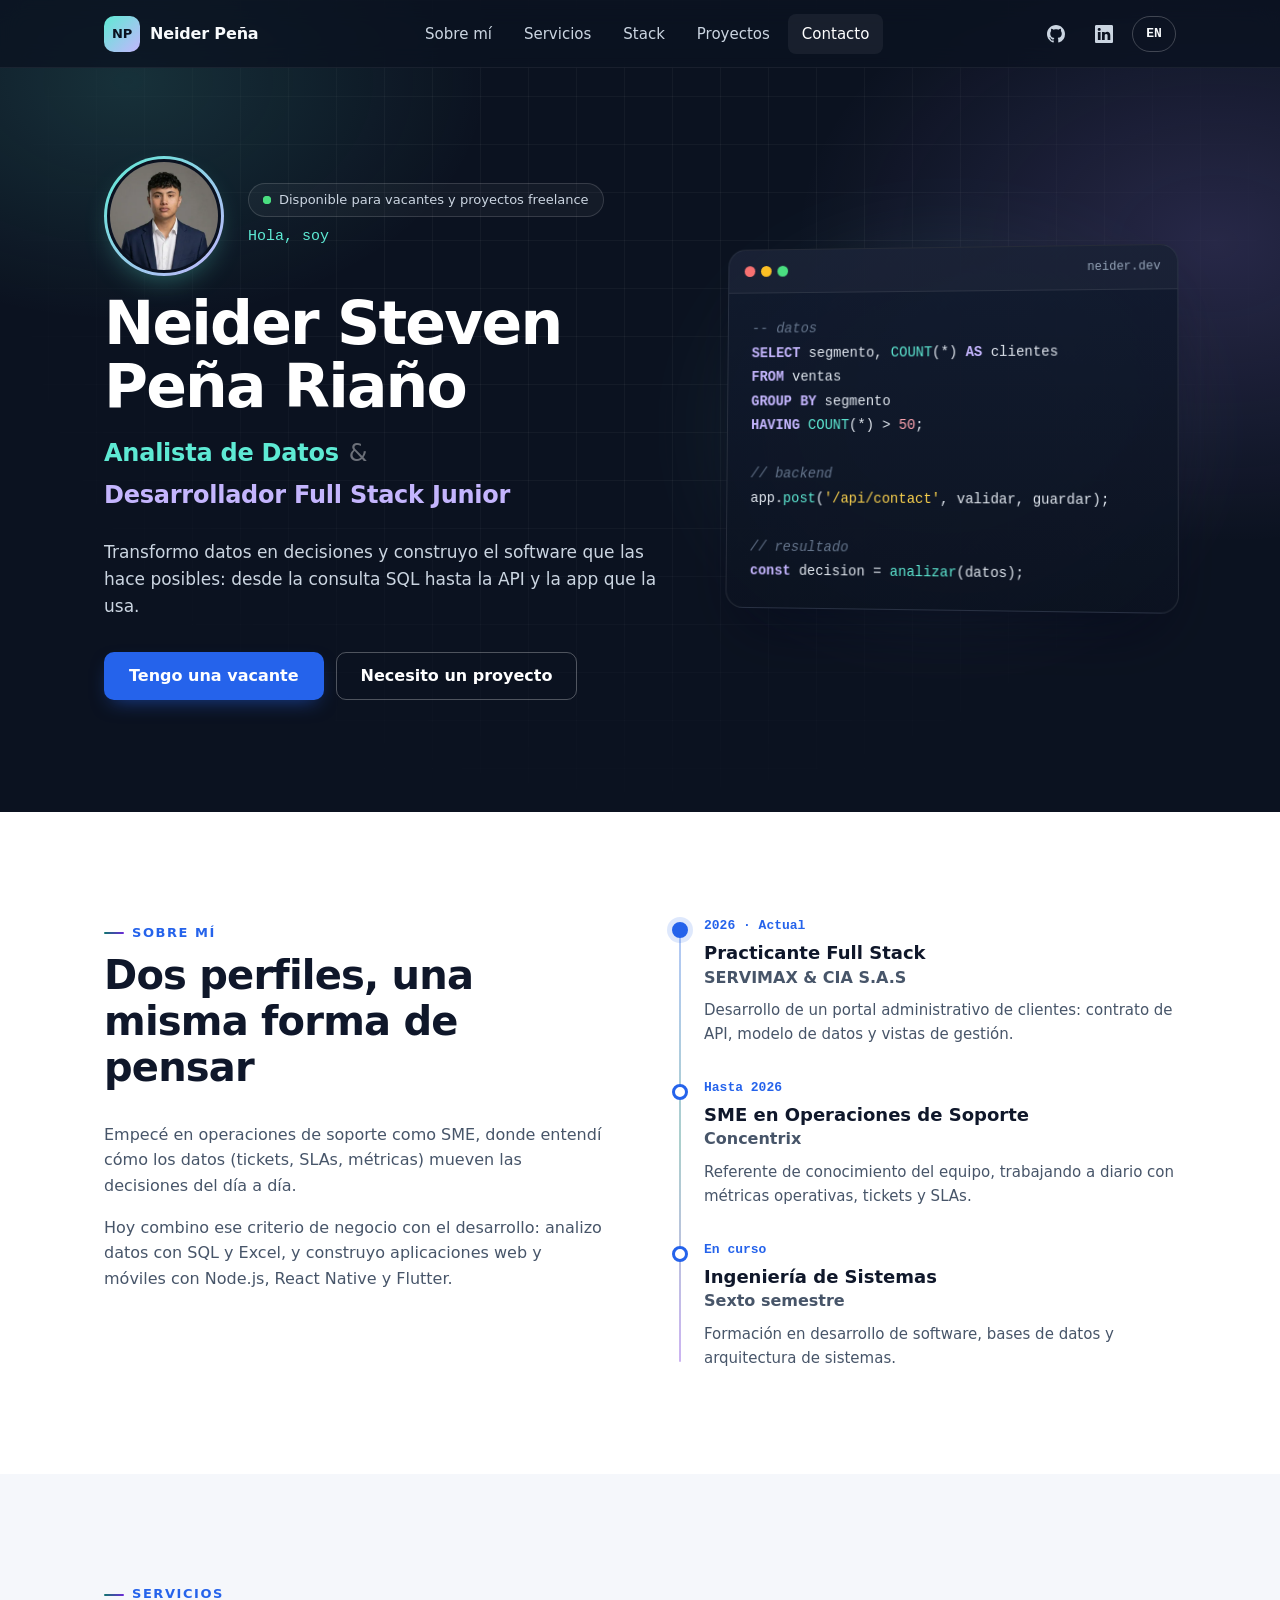
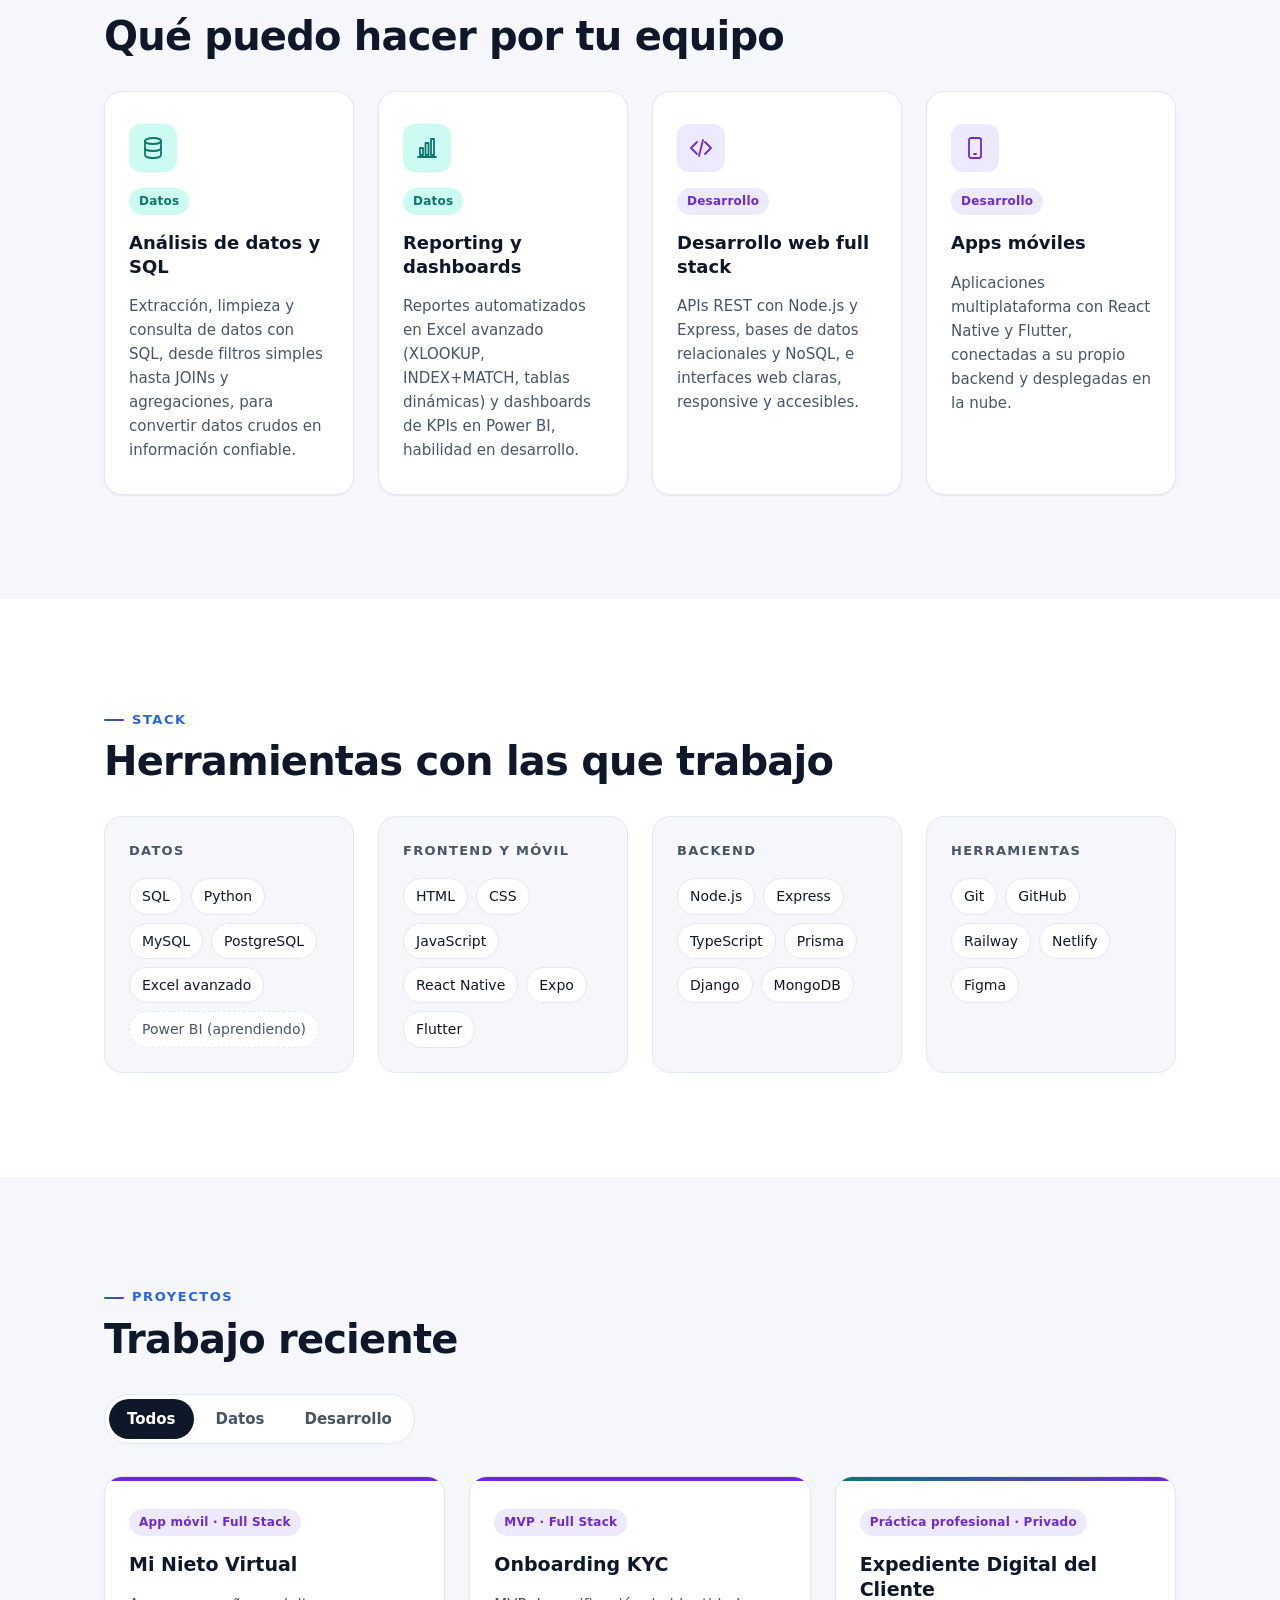
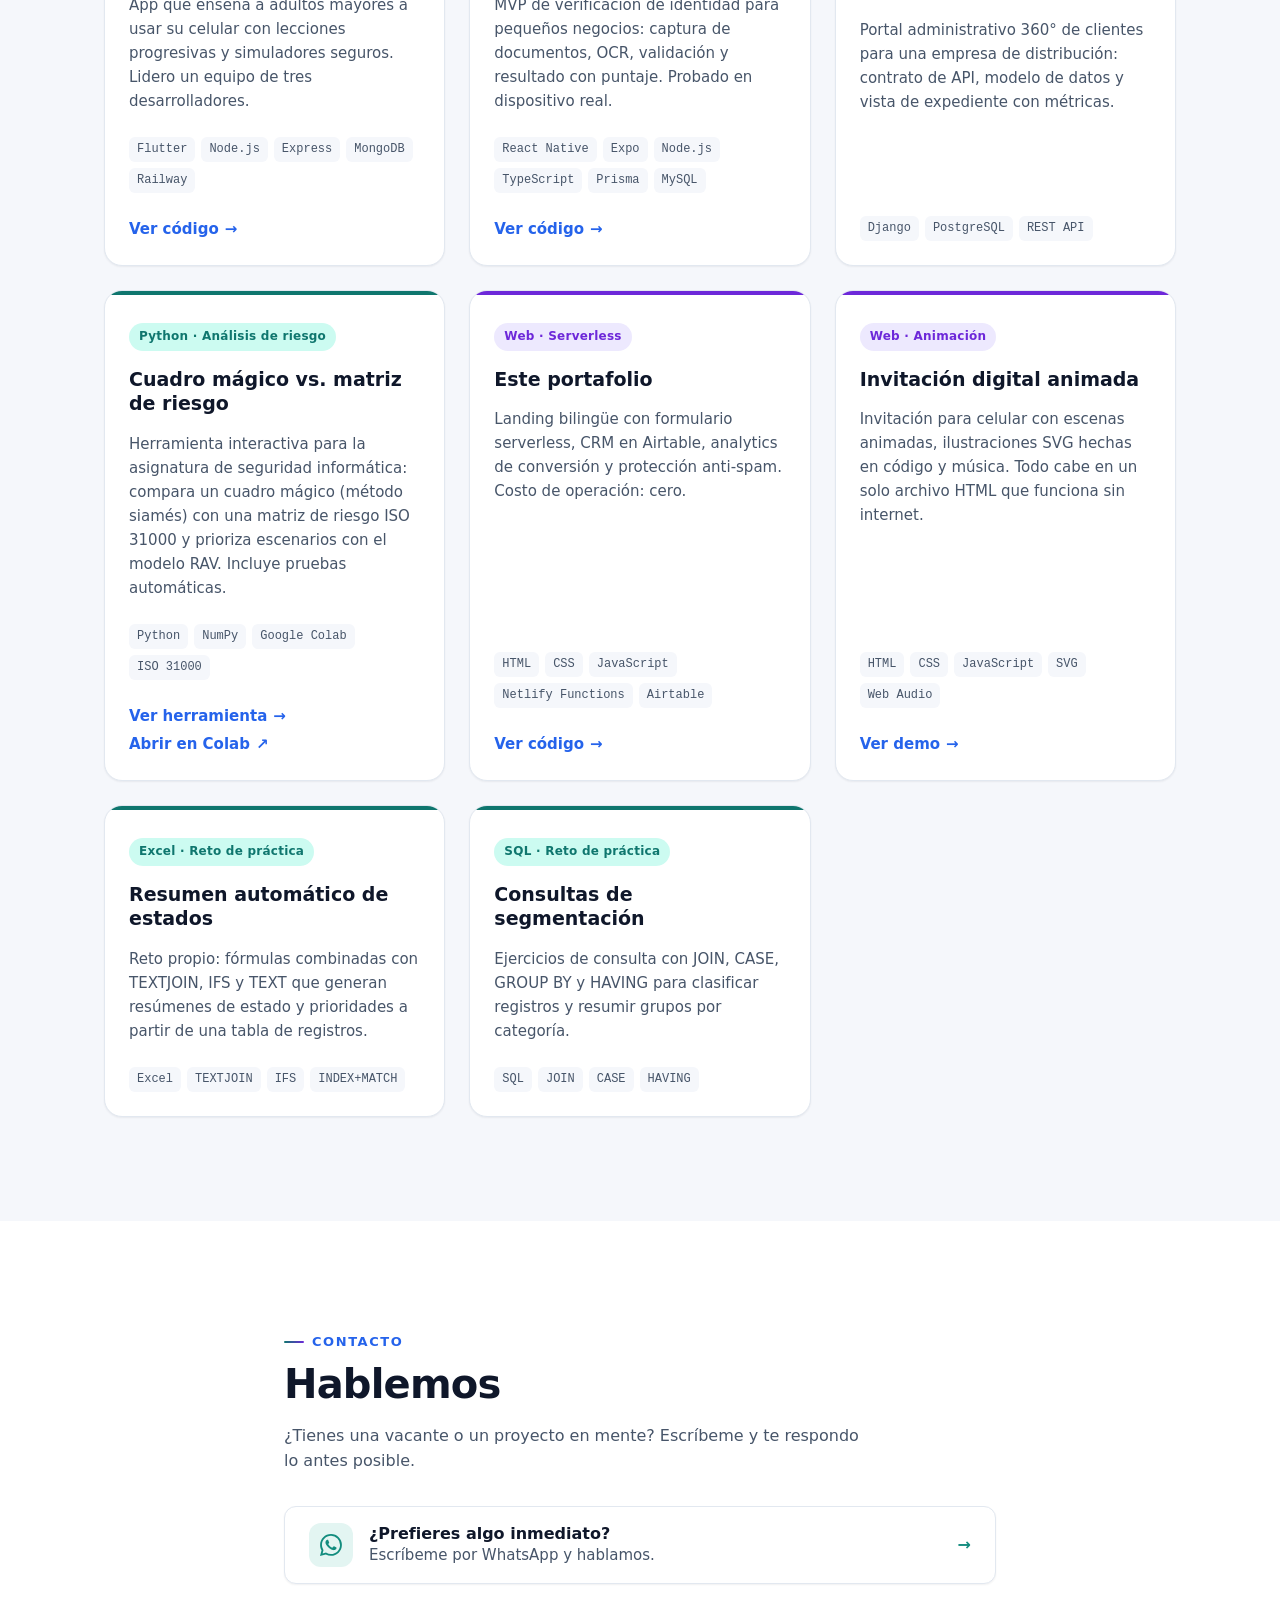
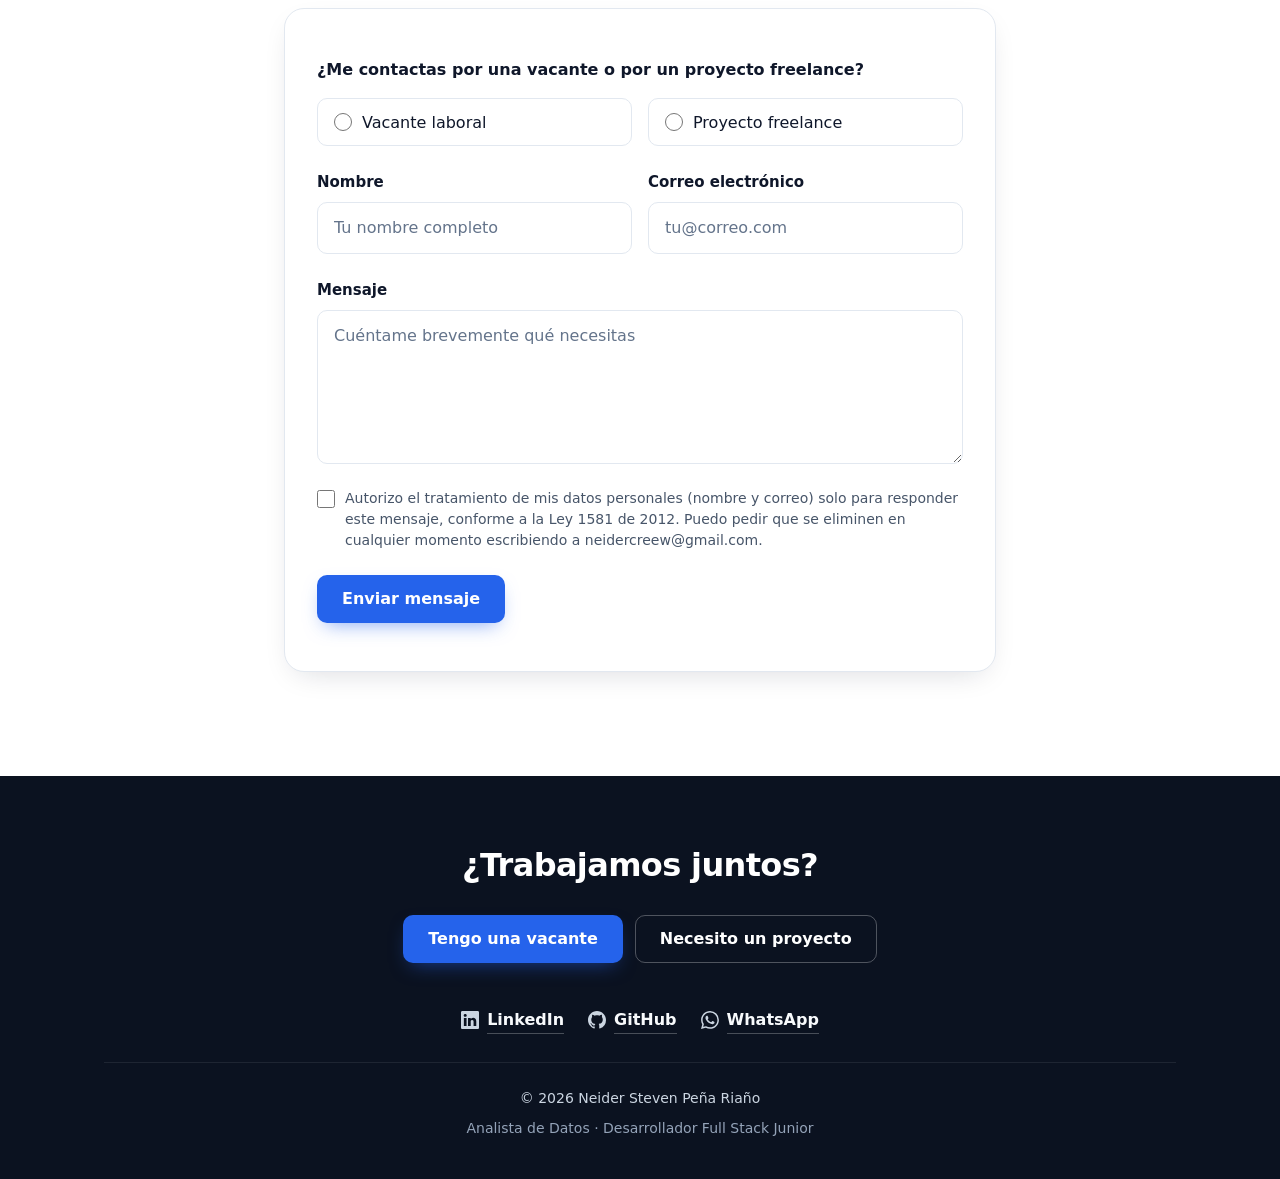
<file: index.html>
<!DOCTYPE html>
<html lang="es">
<head>
  <meta charset="UTF-8">
  <meta name="viewport" content="width=device-width, initial-scale=1.0">
  <title>Neider Peña | Analista de Datos &amp; Desarrollador Full Stack Junior</title>
  <meta name="description" content="Neider Steven Peña Riaño: analista de datos (SQL, Excel, Power BI) y desarrollador full stack junior (Node.js, React Native, Flutter). Disponible para vacantes y proyectos freelance.">
  <meta name="theme-color" content="#0b1220">
  <!-- Evita que el modo oscuro forzado del navegador altere los colores del diseño -->
  <meta name="color-scheme" content="only light">
  <meta property="og:type" content="website">
  <meta property="og:title" content="Neider Peña | Analista de Datos &amp; Desarrollador Full Stack Junior">
  <meta property="og:description" content="Analista de datos y desarrollador full stack junior. Disponible para vacantes y proyectos freelance.">
  <meta property="og:url" content="https://neider-pena-portafolio.netlify.app/">
  <meta property="og:image" content="https://neider-pena-portafolio.netlify.app/assets/images/neider-pena-og.jpg">
  <meta name="twitter:card" content="summary">
  <link rel="icon" href="assets/images/favicon.svg" type="image/svg+xml">
  <link rel="stylesheet" href="css/style.css">
  <script src="js/translations.js" defer></script>
  <script src="js/script.js" defer></script>
</head>
<body>
  <!-- Íconos de marca: Bootstrap Icons v1.11.3 (licencia MIT, https://icons.getbootstrap.com) -->
  <svg class="sr-only" aria-hidden="true" focusable="false">
    <symbol id="icon-github" viewBox="0 0 16 16"><path d="M8 0C3.58 0 0 3.58 0 8c0 3.54 2.29 6.53 5.47 7.59.4.07.55-.17.55-.38 0-.19-.01-.82-.01-1.49-2.01.37-2.53-.49-2.69-.94-.09-.23-.48-.94-.82-1.13-.28-.15-.68-.52-.01-.53.63-.01 1.08.58 1.23.82.72 1.21 1.87.87 2.33.66.07-.52.28-.87.51-1.07-1.78-.2-3.64-.89-3.64-3.95 0-.87.31-1.59.82-2.15-.08-.2-.36-1.02.08-2.12 0 0 .67-.21 2.2.82.64-.18 1.32-.27 2-.27s1.36.09 2 .27c1.53-1.04 2.2-.82 2.2-.82.44 1.1.16 1.92.08 2.12.51.56.82 1.27.82 2.15 0 3.07-1.87 3.75-3.65 3.95.29.25.54.73.54 1.48 0 1.07-.01 1.93-.01 2.2 0 .21.15.46.55.38A8.01 8.01 0 0 0 16 8c0-4.42-3.58-8-8-8"/></symbol>
    <symbol id="icon-linkedin" viewBox="0 0 16 16"><path d="M0 1.146C0 .513.526 0 1.175 0h13.65C15.474 0 16 .513 16 1.146v13.708c0 .633-.526 1.146-1.175 1.146H1.175C.526 16 0 15.487 0 14.854zm4.943 12.248V6.169H2.542v7.225zm-1.2-8.212c.837 0 1.358-.554 1.358-1.248-.015-.709-.52-1.248-1.342-1.248S2.4 3.226 2.4 3.934c0 .694.521 1.248 1.327 1.248zm4.908 8.212V9.359c0-.216.016-.432.08-.586.173-.431.568-.878 1.232-.878.869 0 1.216.662 1.216 1.634v3.865h2.401V9.25c0-2.22-1.184-3.252-2.764-3.252-1.274 0-1.845.7-2.165 1.193v.025h-.016l.016-.025V6.169h-2.4c.03.678 0 7.225 0 7.225z"/></symbol>
    <symbol id="icon-whatsapp" viewBox="0 0 16 16"><path d="M13.601 2.326A7.85 7.85 0 0 0 7.994 0C3.627 0 .068 3.558.064 7.926c0 1.399.366 2.76 1.057 3.965L0 16l4.204-1.102a7.9 7.9 0 0 0 3.79.965h.004c4.368 0 7.926-3.558 7.93-7.93A7.9 7.9 0 0 0 13.6 2.326zM7.994 14.521a6.6 6.6 0 0 1-3.356-.92l-.24-.144-2.494.654.666-2.433-.156-.251a6.56 6.56 0 0 1-1.007-3.505c0-3.626 2.957-6.584 6.591-6.584a6.56 6.56 0 0 1 4.66 1.931 6.56 6.56 0 0 1 1.928 4.66c-.004 3.639-2.961 6.592-6.592 6.592m3.615-4.934c-.197-.099-1.17-.578-1.353-.646-.182-.065-.315-.099-.445.099-.133.197-.513.646-.627.775-.114.133-.232.148-.43.05-.197-.1-.836-.308-1.592-.985-.59-.525-.985-1.175-1.103-1.372-.114-.198-.011-.304.088-.403.087-.088.197-.232.296-.346.1-.114.133-.198.198-.33.065-.134.034-.248-.015-.347-.05-.099-.445-1.076-.612-1.47-.16-.389-.323-.335-.445-.34-.114-.007-.247-.007-.38-.007a.73.73 0 0 0-.529.247c-.182.198-.691.677-.691 1.654s.71 1.916.81 2.049c.098.133 1.394 2.132 3.383 2.992.47.205.84.326 1.129.418.475.152.904.129 1.246.08.38-.058 1.171-.48 1.338-.943.164-.464.164-.86.114-.943-.049-.084-.182-.133-.38-.232"/></symbol>
  </svg>

  <a href="#main" class="skip-link" data-i18n="common.skip">Saltar al contenido</a>

  <!-- ===================== NAVEGACIÓN ===================== -->
  <header class="header" id="nav">
    <nav class="nav container" aria-label="Navegación principal" data-i18n-aria="nav.aria">
      <a href="#hero" class="nav__logo">
        <span class="nav__logo-mark" aria-hidden="true">NP</span>
        <span class="nav__logo-text">Neider Peña</span>
      </a>

      <ul class="nav__menu" id="nav-menu">
        <li><a href="#about" class="nav__link" data-i18n="nav.about">Sobre mí</a></li>
        <li><a href="#services" class="nav__link" data-i18n="nav.services">Servicios</a></li>
        <li><a href="#skills" class="nav__link" data-i18n="nav.skills">Stack</a></li>
        <li><a href="#projects" class="nav__link" data-i18n="nav.projects">Proyectos</a></li>
        <li><a href="#contact" class="nav__link" data-i18n="nav.contact">Contacto</a></li>
        <li class="nav__drawer-social">
          <a class="nav__drawer-link" href="https://github.com/Neidercreew" target="_blank" rel="noopener noreferrer">
            <svg class="icon" aria-hidden="true" focusable="false"><use href="#icon-github"></use></svg>
            <span>GitHub</span><span class="sr-only" data-i18n="common.new_tab">(se abre en una pestaña nueva)</span>
          </a>
          <a class="nav__drawer-link" href="https://www.linkedin.com/in/neider-pe%C3%B1a-478a02409/" target="_blank" rel="noopener noreferrer">
            <svg class="icon" aria-hidden="true" focusable="false"><use href="#icon-linkedin"></use></svg>
            <span>LinkedIn</span><span class="sr-only" data-i18n="common.new_tab">(se abre en una pestaña nueva)</span>
          </a>
          <a class="nav__drawer-link js-whatsapp" href="https://wa.me/573208305907?text=Hola%20Neider%2C%20vi%20tu%20portafolio%20y%20me%20gustar%C3%ADa%20hablar%20contigo." target="_blank" rel="noopener noreferrer" data-wa-source="menu">
            <svg class="icon" aria-hidden="true" focusable="false"><use href="#icon-whatsapp"></use></svg>
            <span>WhatsApp</span><span class="sr-only" data-i18n="common.new_tab">(se abre en una pestaña nueva)</span>
          </a>
        </li>
      </ul>

      <div class="nav__actions">
        <a class="icon-link nav__social-link" href="https://github.com/Neidercreew" target="_blank" rel="noopener noreferrer"
           aria-label="GitHub de Neider Peña (se abre en una pestaña nueva)" data-i18n-aria="social.github">
          <svg class="icon" aria-hidden="true" focusable="false"><use href="#icon-github"></use></svg>
        </a>
        <a class="icon-link nav__social-link" href="https://www.linkedin.com/in/neider-pe%C3%B1a-478a02409/" target="_blank" rel="noopener noreferrer"
           aria-label="LinkedIn de Neider Peña (se abre en una pestaña nueva)" data-i18n-aria="social.linkedin">
          <svg class="icon" aria-hidden="true" focusable="false"><use href="#icon-linkedin"></use></svg>
        </a>
        <button class="lang-toggle" id="lang-toggle" type="button" aria-label="Cambiar idioma a inglés">EN</button>
        <button class="nav__toggle" id="menu-toggle" type="button" aria-label="Abrir menú" aria-expanded="false" aria-controls="nav-menu">
          <span class="nav__toggle-bar"></span>
          <span class="nav__toggle-bar"></span>
          <span class="nav__toggle-bar"></span>
        </button>
      </div>
    </nav>
  </header>
  <div class="nav__overlay" id="nav-overlay" hidden></div>

  <main id="main">

    <!-- ===================== HERO ===================== -->
    <section class="hero" id="hero">
      <div class="container hero__grid">
        <div class="hero__content">
          <div class="hero__intro">
            <picture class="hero__photo">
              <source srcset="assets/images/neider-pena.webp" type="image/webp">
              <img src="assets/images/neider-pena.jpg" width="320" height="320"
                   alt="Foto de Neider Steven Peña Riaño" data-i18n-alt="hero.photo_alt">
            </picture>
            <div class="hero__intro-text">
              <p class="hero__status">
                <span class="hero__status-dot" aria-hidden="true"></span>
                <span data-i18n="hero.status">Disponible para vacantes y proyectos freelance</span>
              </p>
              <p class="hero__greeting" data-i18n="hero.greeting">Hola, soy</p>
            </div>
          </div>
          <h1 class="hero__title">Neider Steven Peña Riaño</h1>
          <p class="hero__roles">
            <span class="hero__role hero__role--data" data-i18n="hero.role_data">Analista de Datos</span>
            <span class="hero__role-sep" aria-hidden="true">&amp;</span>
            <span class="hero__role hero__role--dev" data-i18n="hero.role_dev">Desarrollador Full Stack Junior</span>
          </p>
          <p class="hero__description" data-i18n="hero.description">Transformo datos en decisiones y construyo el software que las hace posibles: desde la consulta SQL hasta la API y la app que la usa.</p>
          <div class="hero__ctas">
            <a href="#contact" class="btn btn--primary" data-cta="empleo" data-source="hero" data-i18n="cta.job">Tengo una vacante</a>
            <a href="#contact" class="btn btn--secondary" data-cta="freelance" data-source="hero" data-i18n="cta.freelance">Necesito un proyecto</a>
          </div>
        </div>

        <div class="hero__visual" aria-hidden="true">
          <div class="code-window">
            <div class="code-window__bar">
              <span class="code-window__dot"></span>
              <span class="code-window__dot"></span>
              <span class="code-window__dot"></span>
              <span class="code-window__title">neider.dev</span>
            </div>
<pre class="code-window__body"><code><span class="tok-comment">-- datos</span>
<span class="tok-kw">SELECT</span> segmento, <span class="tok-fn">COUNT</span>(*) <span class="tok-kw">AS</span> clientes
<span class="tok-kw">FROM</span> ventas
<span class="tok-kw">GROUP BY</span> segmento
<span class="tok-kw">HAVING</span> <span class="tok-fn">COUNT</span>(*) &gt; <span class="tok-num">50</span>;

<span class="tok-comment">// backend</span>
app.<span class="tok-fn">post</span>(<span class="tok-str">'/api/contact'</span>, validar, guardar);

<span class="tok-comment">// resultado</span>
<span class="tok-kw">const</span> decision = <span class="tok-fn">analizar</span>(datos);</code></pre>
          </div>
        </div>
      </div>
    </section>

    <!-- ===================== SOBRE MÍ ===================== -->
    <section class="section" id="about">
      <div class="container about__grid">
        <div class="about__intro">
          <p class="section__eyebrow" data-i18n="about.eyebrow">Sobre mí</p>
          <h2 class="section__title" data-i18n="about.title">Dos perfiles, una misma forma de pensar</h2>
          <p class="about__text" data-i18n="about.p1">Empecé en operaciones de soporte como SME, donde entendí cómo los datos (tickets, SLAs, métricas) mueven las decisiones del día a día.</p>
          <p class="about__text" data-i18n="about.p2">Hoy combino ese criterio de negocio con el desarrollo: analizo datos con SQL y Excel, y construyo aplicaciones web y móviles con Node.js, React Native y Flutter.</p>
        </div>

        <ol class="timeline">
          <li class="timeline__item">
            <span class="timeline__date" data-i18n="about.t1_date">2026 · Actual</span>
            <h3 class="timeline__title" data-i18n="about.t1_title">Practicante Full Stack</h3>
            <p class="timeline__place">SERVIMAX &amp; CIA S.A.S</p>
            <p class="timeline__text" data-i18n="about.t1_text">Desarrollo de un portal administrativo de clientes: contrato de API, modelo de datos y vistas de gestión.</p>
          </li>
          <li class="timeline__item">
            <span class="timeline__date" data-i18n="about.t2_date">Hasta 2026</span>
            <h3 class="timeline__title" data-i18n="about.t2_title">SME en Operaciones de Soporte</h3>
            <p class="timeline__place">Concentrix</p>
            <p class="timeline__text" data-i18n="about.t2_text">Referente de conocimiento del equipo, trabajando a diario con métricas operativas, tickets y SLAs.</p>
          </li>
          <li class="timeline__item">
            <span class="timeline__date" data-i18n="about.t3_date">En curso</span>
            <h3 class="timeline__title" data-i18n="about.t3_title">Ingeniería de Sistemas</h3>
            <p class="timeline__place" data-i18n="about.t3_place">Sexto semestre</p>
            <p class="timeline__text" data-i18n="about.t3_text">Formación en desarrollo de software, bases de datos y arquitectura de sistemas.</p>
          </li>
        </ol>
      </div>
    </section>

    <!-- ===================== SERVICIOS ===================== -->
    <section class="section section--alt" id="services">
      <div class="container">
        <p class="section__eyebrow" data-i18n="services.eyebrow">Servicios</p>
        <h2 class="section__title" data-i18n="services.title">Qué puedo hacer por tu equipo</h2>
        <div class="grid grid--4">

          <article class="card">
            <svg class="card__icon" viewBox="0 0 24 24" aria-hidden="true" focusable="false"><ellipse cx="12" cy="5" rx="8" ry="3"/><path d="M4 5v14c0 1.7 3.6 3 8 3s8-1.3 8-3V5"/><path d="M4 12c0 1.7 3.6 3 8 3s8-1.3 8-3"/></svg>
            <span class="tag tag--data" data-i18n="common.tag_data">Datos</span>
            <h3 class="card__title" data-i18n="services.s1_title">Análisis de datos y SQL</h3>
            <p class="card__text" data-i18n="services.s1_text">Extracción, limpieza y consulta de datos con SQL, desde filtros simples hasta JOINs y agregaciones, para convertir datos crudos en información confiable.</p>
          </article>

          <article class="card">
            <svg class="card__icon" viewBox="0 0 24 24" aria-hidden="true" focusable="false"><path d="M3 21h18"/><rect x="5" y="12" width="3" height="7"/><rect x="10.5" y="7" width="3" height="12"/><rect x="16" y="3" width="3" height="16"/></svg>
            <span class="tag tag--data" data-i18n="common.tag_data">Datos</span>
            <h3 class="card__title" data-i18n="services.s2_title">Reporting y dashboards</h3>
            <p class="card__text" data-i18n="services.s2_text">Reportes automatizados en Excel avanzado (XLOOKUP, INDEX+MATCH, tablas dinámicas) y dashboards de KPIs en Power BI, habilidad en desarrollo.</p>
          </article>

          <article class="card">
            <svg class="card__icon" viewBox="0 0 24 24" aria-hidden="true" focusable="false"><path d="M8 6l-6 6 6 6"/><path d="M16 6l6 6-6 6"/><path d="M14 4l-4 16"/></svg>
            <span class="tag tag--dev" data-i18n="common.tag_dev">Desarrollo</span>
            <h3 class="card__title" data-i18n="services.s3_title">Desarrollo web full stack</h3>
            <p class="card__text" data-i18n="services.s3_text">APIs REST con Node.js y Express, bases de datos relacionales y NoSQL, e interfaces web claras, responsive y accesibles.</p>
          </article>

          <article class="card">
            <svg class="card__icon" viewBox="0 0 24 24" aria-hidden="true" focusable="false"><rect x="6" y="2" width="12" height="20" rx="2"/><path d="M11 18h2"/></svg>
            <span class="tag tag--dev" data-i18n="common.tag_dev">Desarrollo</span>
            <h3 class="card__title" data-i18n="services.s4_title">Apps móviles</h3>
            <p class="card__text" data-i18n="services.s4_text">Aplicaciones multiplataforma con React Native y Flutter, conectadas a su propio backend y desplegadas en la nube.</p>
          </article>

        </div>
      </div>
    </section>

    <!-- ===================== STACK ===================== -->
    <section class="section" id="skills">
      <div class="container">
        <p class="section__eyebrow" data-i18n="skills.eyebrow">Stack</p>
        <h2 class="section__title" data-i18n="skills.title">Herramientas con las que trabajo</h2>
        <div class="stack">

          <div class="stack__group">
            <h3 class="stack__title" data-i18n="skills.g_data">Datos</h3>
            <ul class="stack__list">
              <li class="chip">SQL</li>
              <li class="chip">Python</li>
              <li class="chip">MySQL</li>
              <li class="chip">PostgreSQL</li>
              <li class="chip" data-i18n="skills.excel">Excel avanzado</li>
              <li class="chip chip--soon" data-i18n="skills.powerbi">Power BI (aprendiendo)</li>
            </ul>
          </div>

          <div class="stack__group">
            <h3 class="stack__title" data-i18n="skills.g_front">Frontend y móvil</h3>
            <ul class="stack__list">
              <li class="chip">HTML</li>
              <li class="chip">CSS</li>
              <li class="chip">JavaScript</li>
              <li class="chip">React Native</li>
              <li class="chip">Expo</li>
              <li class="chip">Flutter</li>
            </ul>
          </div>

          <div class="stack__group">
            <h3 class="stack__title">Backend</h3>
            <ul class="stack__list">
              <li class="chip">Node.js</li>
              <li class="chip">Express</li>
              <li class="chip">TypeScript</li>
              <li class="chip">Prisma</li>
              <li class="chip">Django</li>
              <li class="chip">MongoDB</li>
            </ul>
          </div>

          <div class="stack__group">
            <h3 class="stack__title" data-i18n="skills.g_tools">Herramientas</h3>
            <ul class="stack__list">
              <li class="chip">Git</li>
              <li class="chip">GitHub</li>
              <li class="chip">Railway</li>
              <li class="chip">Netlify</li>
              <li class="chip">Figma</li>
            </ul>
          </div>

        </div>
      </div>
    </section>

    <!-- ===================== PROYECTOS ===================== -->
    <section class="section section--alt" id="projects">
      <div class="container">
        <p class="section__eyebrow" data-i18n="projects.eyebrow">Proyectos</p>
        <h2 class="section__title" data-i18n="projects.title">Trabajo reciente</h2>

        <div class="filters" role="group" aria-label="Filtrar proyectos" data-i18n-aria="projects.filter_label">
          <button type="button" class="filters__btn is-active" data-filter="all" aria-pressed="true" data-i18n="projects.f_all">Todos</button>
          <button type="button" class="filters__btn" data-filter="data" aria-pressed="false" data-i18n="projects.f_data">Datos</button>
          <button type="button" class="filters__btn" data-filter="dev" aria-pressed="false" data-i18n="projects.f_dev">Desarrollo</button>
        </div>

        <div class="grid grid--3" id="projects-grid">

          <article class="project" data-category="dev">
            <span class="tag tag--dev" data-i18n="projects.p1_tag">App móvil · Full Stack</span>
            <h3 class="project__title">Mi Nieto Virtual</h3>
            <p class="project__text" data-i18n="projects.p1_text">App que enseña a adultos mayores a usar su celular con lecciones progresivas y simuladores seguros. Lidero un equipo de tres desarrolladores.</p>
            <ul class="project__stack">
              <li>Flutter</li><li>Node.js</li><li>Express</li><li>MongoDB</li><li>Railway</li>
            </ul>
            <a class="project__link" href="https://github.com/Neidercreew/Mi-nieto-virtual" target="_blank" rel="noopener noreferrer" data-i18n="projects.view_code">Ver código</a>
          </article>

          <article class="project" data-category="dev">
            <span class="tag tag--dev" data-i18n="projects.p2_tag">MVP · Full Stack</span>
            <h3 class="project__title" data-i18n="projects.p2_title">Onboarding KYC</h3>
            <p class="project__text" data-i18n="projects.p2_text">MVP de verificación de identidad para pequeños negocios: captura de documentos, OCR, validación y resultado con puntaje. Probado en dispositivo real.</p>
            <ul class="project__stack">
              <li>React Native</li><li>Expo</li><li>Node.js</li><li>TypeScript</li><li>Prisma</li><li>MySQL</li>
            </ul>
            <a class="project__link" href="https://github.com/Neidercreew/servimax-kyc-mvp-" target="_blank" rel="noopener noreferrer" data-i18n="projects.view_code">Ver código</a>
          </article>

          <article class="project" data-category="dev data">
            <span class="tag tag--dev" data-i18n="projects.p3_tag">Práctica profesional · Privado</span>
            <h3 class="project__title" data-i18n="projects.p3_title">Expediente Digital del Cliente</h3>
            <p class="project__text" data-i18n="projects.p3_text">Portal administrativo 360° de clientes para una empresa de distribución: contrato de API, modelo de datos y vista de expediente con métricas.</p>
            <ul class="project__stack">
              <li>Django</li><li>PostgreSQL</li><li>REST API</li>
            </ul>
          </article>

          <article class="project" data-category="data">
            <span class="tag tag--data" data-i18n="projects.p7_tag">Python · Análisis de riesgo</span>
            <h3 class="project__title" data-i18n="projects.p7_title">Cuadro mágico vs. matriz de riesgo</h3>
            <p class="project__text" data-i18n="projects.p7_text">Herramienta interactiva para la asignatura de seguridad informática: compara un cuadro mágico (método siamés) con una matriz de riesgo ISO 31000 y prioriza escenarios con el modelo RAV. Incluye pruebas automáticas.</p>
            <ul class="project__stack">
              <li>Python</li><li>NumPy</li><li>Google Colab</li><li>ISO 31000</li>
            </ul>
            <div class="project__actions">
              <a class="project__link" href="proyectos/cuadro-magico/" data-i18n="projects.view_tool">Ver herramienta</a>
              <a class="project__link project__link--external" href="https://colab.research.google.com/github/Neidercreew/landingPageNey/blob/main/proyectos/cuadro-magico/cuadro_magico_riesgo.ipynb" target="_blank" rel="noopener noreferrer"><span data-i18n="projects.open_colab">Abrir en Colab</span><span class="sr-only" data-i18n="common.new_tab">(se abre en una pestaña nueva)</span></a>
            </div>
          </article>

          <article class="project" data-category="dev">
            <span class="tag tag--dev" data-i18n="projects.p4_tag">Web · Serverless</span>
            <h3 class="project__title" data-i18n="projects.p4_title">Este portafolio</h3>
            <p class="project__text" data-i18n="projects.p4_text">Landing bilingüe con formulario serverless, CRM en Airtable, analytics de conversión y protección anti-spam. Costo de operación: cero.</p>
            <ul class="project__stack">
              <li>HTML</li><li>CSS</li><li>JavaScript</li><li>Netlify Functions</li><li>Airtable</li>
            </ul>
            <a class="project__link" href="https://github.com/Neidercreew/landingPageNey" target="_blank" rel="noopener noreferrer" data-i18n="projects.view_code">Ver código</a>
          </article>

          <article class="project" data-category="dev">
            <span class="tag tag--dev" data-i18n="projects.p8_tag">Web · Animación</span>
            <h3 class="project__title" data-i18n="projects.p8_title">Invitación digital animada</h3>
            <p class="project__text" data-i18n="projects.p8_text">Invitación para celular con escenas animadas, ilustraciones SVG hechas en código y música. Todo cabe en un solo archivo HTML que funciona sin internet.</p>
            <ul class="project__stack">
              <li>HTML</li><li>CSS</li><li>JavaScript</li><li>SVG</li><li>Web Audio</li>
            </ul>
            <a class="project__link" href="proyectos/invitacion-digital/" data-i18n="projects.view_demo">Ver demo</a>
          </article>

          <article class="project" data-category="data">
            <span class="tag tag--data" data-i18n="projects.p5_tag">Excel · Reto de práctica</span>
            <h3 class="project__title" data-i18n="projects.p5_title">Resumen automático de estados</h3>
            <p class="project__text" data-i18n="projects.p5_text">Reto propio: fórmulas combinadas con TEXTJOIN, IFS y TEXT que generan resúmenes de estado y prioridades a partir de una tabla de registros.</p>
            <ul class="project__stack">
              <li>Excel</li><li>TEXTJOIN</li><li>IFS</li><li>INDEX+MATCH</li>
            </ul>
          </article>

          <article class="project" data-category="data">
            <span class="tag tag--data" data-i18n="projects.p6_tag">SQL · Reto de práctica</span>
            <h3 class="project__title" data-i18n="projects.p6_title">Consultas de segmentación</h3>
            <p class="project__text" data-i18n="projects.p6_text">Ejercicios de consulta con JOIN, CASE, GROUP BY y HAVING para clasificar registros y resumir grupos por categoría.</p>
            <ul class="project__stack">
              <li>SQL</li><li>JOIN</li><li>CASE</li><li>HAVING</li>
            </ul>
          </article>

        </div>
      </div>
    </section>

    <!-- ===================== CONTACTO ===================== -->
    <section class="section" id="contact">
      <div class="container container--narrow">
        <p class="section__eyebrow" data-i18n="contact.eyebrow">Contacto</p>
        <h2 class="section__title" data-i18n="contact.title">Hablemos</h2>
        <p class="contact__intro" data-i18n="contact.intro">¿Tienes una vacante o un proyecto en mente? Escríbeme y te respondo lo antes posible.</p>

        <a class="contact__whatsapp js-whatsapp" href="https://wa.me/573208305907?text=Hola%20Neider%2C%20vi%20tu%20portafolio%20y%20me%20gustar%C3%ADa%20hablar%20contigo." target="_blank" rel="noopener noreferrer" data-wa-source="contact">
          <span class="contact__whatsapp-icon" aria-hidden="true">
            <svg class="icon" focusable="false"><use href="#icon-whatsapp"></use></svg>
          </span>
          <span class="contact__whatsapp-text">
            <span class="contact__whatsapp-title" data-i18n="whatsapp.contact_title">¿Prefieres algo inmediato?</span>
            <span class="contact__whatsapp-sub" data-i18n="whatsapp.contact_text">Escríbeme por WhatsApp y hablamos.</span>
          </span>
          <span class="sr-only" data-i18n="common.new_tab">(se abre en una pestaña nueva)</span>
        </a>

        <form class="form" id="contact-form" method="post">
          <fieldset class="form__fieldset">
            <legend class="form__legend" data-i18n="contact.interest_legend">¿Me contactas por una vacante o por un proyecto freelance?</legend>
            <div class="form__options">
              <label class="form__radio">
                <input type="radio" name="interest_type" value="empleo" required>
                <span data-i18n="contact.interest_job">Vacante laboral</span>
              </label>
              <label class="form__radio">
                <input type="radio" name="interest_type" value="freelance">
                <span data-i18n="contact.interest_freelance">Proyecto freelance</span>
              </label>
            </div>
          </fieldset>

          <div class="form__row">
            <div class="form__group">
              <label for="name" class="form__label" data-i18n="contact.name_label">Nombre</label>
              <input type="text" id="name" name="name" class="form__input" required maxlength="100" autocomplete="name"
                     data-i18n-placeholder="contact.name_ph" placeholder="Tu nombre completo">
            </div>
            <div class="form__group">
              <label for="email" class="form__label" data-i18n="contact.email_label">Correo electrónico</label>
              <input type="email" id="email" name="email" class="form__input" required maxlength="254" autocomplete="email"
                     data-i18n-placeholder="contact.email_ph" placeholder="tu@correo.com">
            </div>
          </div>

          <div class="form__group">
            <label for="message" class="form__label" data-i18n="contact.message_label">Mensaje</label>
            <textarea id="message" name="message" class="form__input form__textarea" required maxlength="2000" rows="5"
                      data-i18n-placeholder="contact.message_ph" placeholder="Cuéntame brevemente qué necesitas"></textarea>
          </div>
          <label class="form__consent">
            <input type="checkbox" id="privacy-consent" name="privacy_consent" value="yes" required>
            <span data-i18n="contact.consent">Autorizo el tratamiento de mis datos personales (nombre y correo) solo para responder este mensaje, conforme a la Ley 1581 de 2012. Puedo pedir que se eliminen en cualquier momento escribiendo a neidercreew@gmail.com.</span>
          </label>
          <!-- Honeypot: invisible para humanos, los bots lo llenan -->
          <div class="form__honeypot" aria-hidden="true">
            <label for="website">Website</label>
            <input type="text" id="website" name="website" tabindex="-1" autocomplete="off">
          </div>

          <button type="submit" class="btn btn--primary form__submit" id="form-submit">
            <span class="spinner" aria-hidden="true"></span>
            <span class="form__submit-text" data-i18n="contact.submit">Enviar mensaje</span>
          </button>

          <p class="form__status" id="form-status" role="status" aria-live="polite"></p>

          <button type="button" class="btn btn--secondary form__fallback" id="copy-email"
                  data-email="neidercreew@gmail.com" data-i18n="contact.copy_email" hidden>Copiar email de contacto</button>
        </form>
      </div>
    </section>

  </main>

  <!-- ===================== FOOTER ===================== -->
  <footer class="footer" id="footer">
    <div class="container footer__content">
      <p class="footer__cta-text" data-i18n="footer.cta_text">¿Trabajamos juntos?</p>
      <div class="footer__ctas">
        <a href="#contact" class="btn btn--primary" data-cta="empleo" data-source="footer" data-i18n="cta.job">Tengo una vacante</a>
        <a href="#contact" class="btn btn--secondary" data-cta="freelance" data-source="footer" data-i18n="cta.freelance">Necesito un proyecto</a>
      </div>
      <ul class="footer__social">
        <li>
          <a href="https://www.linkedin.com/in/neider-pe%C3%B1a-478a02409/" target="_blank" rel="noopener noreferrer">
            <svg class="icon" aria-hidden="true" focusable="false"><use href="#icon-linkedin"></use></svg>
            <span class="footer__social-text">LinkedIn</span><span class="sr-only" data-i18n="common.new_tab">(se abre en una pestaña nueva)</span>
          </a>
        </li>
        <li>
          <a href="https://github.com/Neidercreew" target="_blank" rel="noopener noreferrer">
            <svg class="icon" aria-hidden="true" focusable="false"><use href="#icon-github"></use></svg>
            <span class="footer__social-text">GitHub</span><span class="sr-only" data-i18n="common.new_tab">(se abre en una pestaña nueva)</span>
          </a>
        </li>
        <li>
          <a class="js-whatsapp" href="https://wa.me/573208305907?text=Hola%20Neider%2C%20vi%20tu%20portafolio%20y%20me%20gustar%C3%ADa%20hablar%20contigo." target="_blank" rel="noopener noreferrer" data-wa-source="footer">
            <svg class="icon" aria-hidden="true" focusable="false"><use href="#icon-whatsapp"></use></svg>
            <span class="footer__social-text">WhatsApp</span><span class="sr-only" data-i18n="common.new_tab">(se abre en una pestaña nueva)</span>
          </a>
        </li>
      </ul>
      <p class="footer__copy">© 2026 Neider Steven Peña Riaño</p>
      <p class="footer__availability" data-i18n="footer.availability">Analista de Datos · Desarrollador Full Stack Junior</p>
    </div>
  </footer>

  <a class="whatsapp-fab js-whatsapp" id="whatsapp-fab" href="https://wa.me/573208305907?text=Hola%20Neider%2C%20vi%20tu%20portafolio%20y%20me%20gustar%C3%ADa%20hablar%20contigo." target="_blank" rel="noopener noreferrer"
     data-wa-source="fab" aria-label="Escríbeme por WhatsApp (se abre en una pestaña nueva)" data-i18n-aria="whatsapp.fab_label">
    <svg class="icon" aria-hidden="true" focusable="false"><use href="#icon-whatsapp"></use></svg>
  </a>
</body>
</html>
</file>
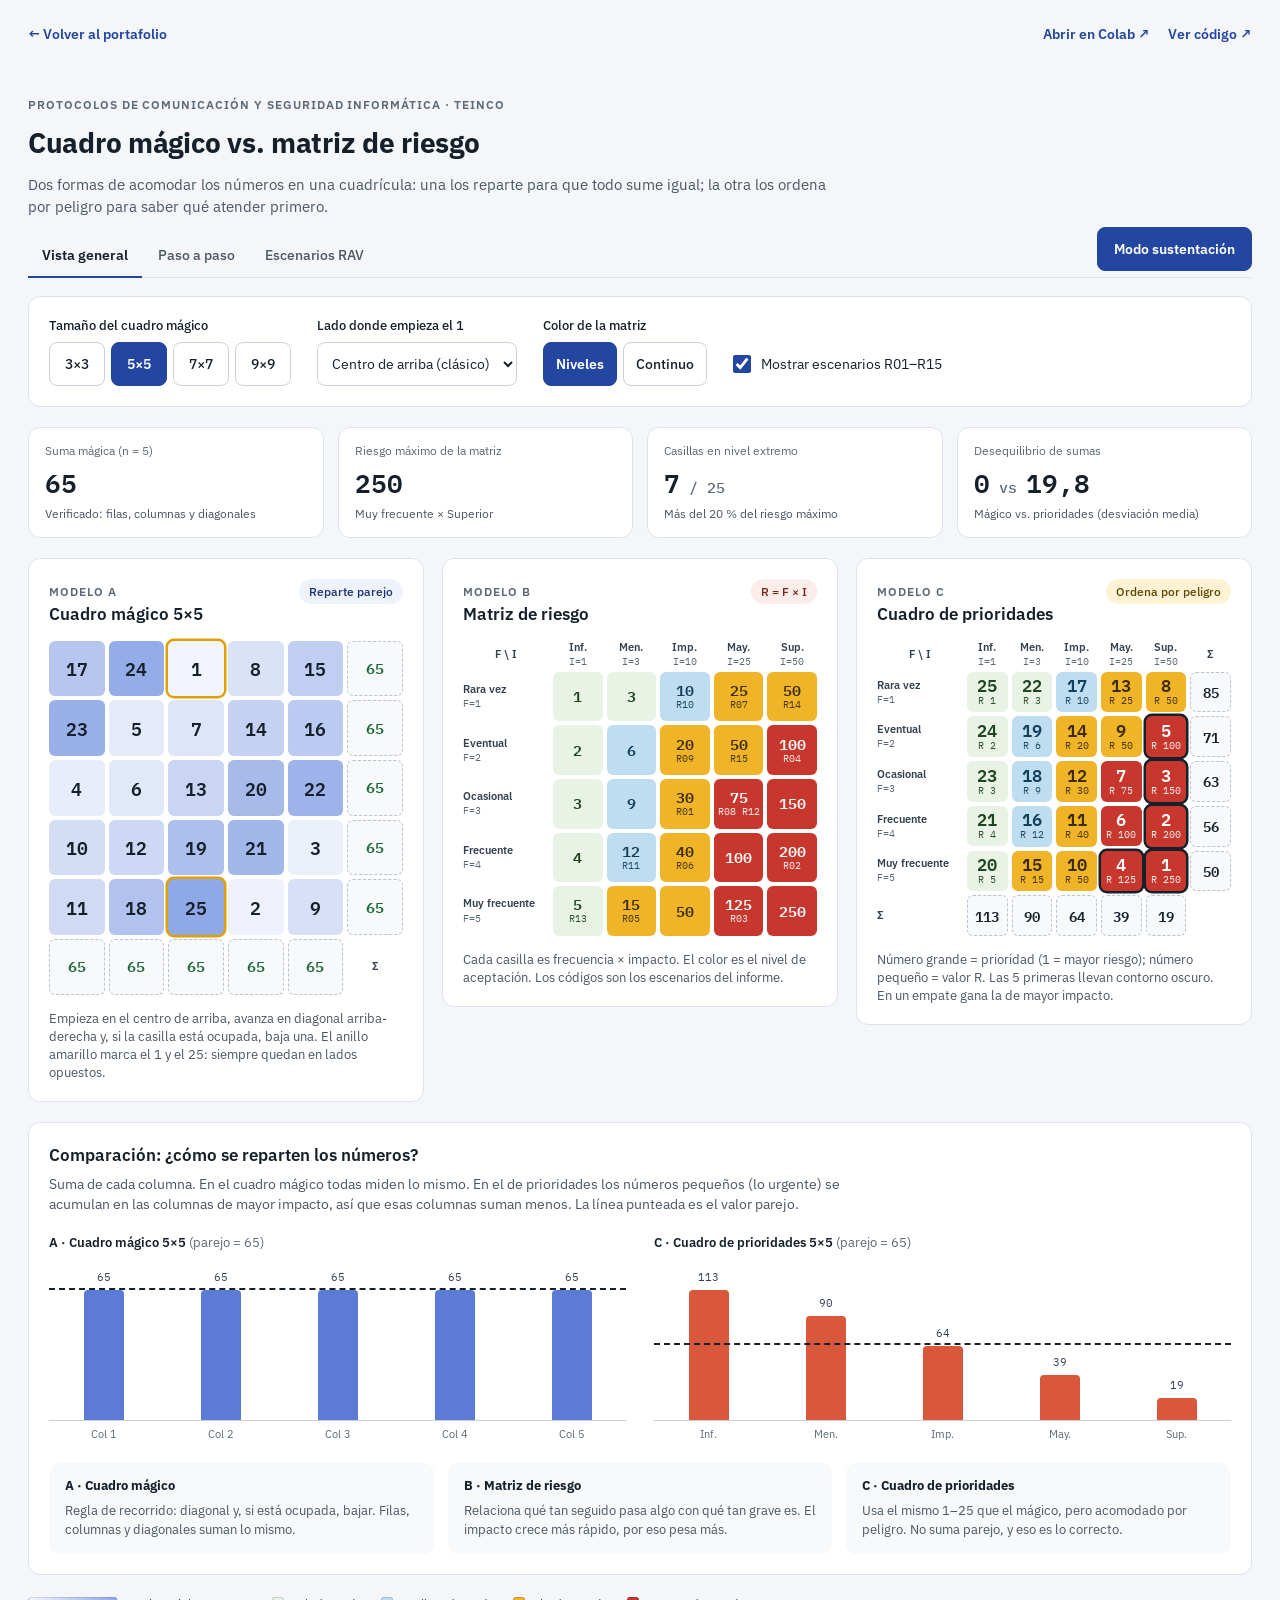
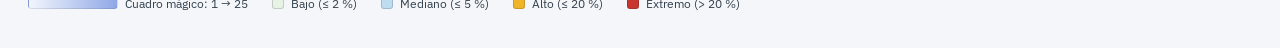
<file: proyectos/cuadro-magico/index.html>
<!doctype html>
<html lang="es">
<head>
<meta charset="utf-8">
<meta name="color-scheme" content="only light">
<meta name="viewport" content="width=device-width, initial-scale=1">
<title>Cuadro mágico vs. matriz de riesgo · Neider Peña</title>
<meta name="description" content="Herramienta interactiva en Python que compara un cuadro mágico con una matriz de riesgo ISO 31000 (modelo RAV). Proyecto de Neider Steven Peña Riaño.">
<link rel="icon" href="../../assets/images/favicon.svg" type="image/svg+xml">
<link href="https://fonts.googleapis.com/css2?family=IBM+Plex+Mono:wght@400;500;600&family=IBM+Plex+Sans:wght@400;500;600;700&display=swap" rel="stylesheet">
<style>
#cmr{color-scheme:only light;--ink:#15202B;--ink2:#33404D;--muted:#4A5663;--quiet:#5B6875;--line:#DDE3EA;--bg:#F4F6F9;--card:#FFFFFF;--accent:#2346A0;--amber:#E0A100;
  font-family:'IBM Plex Sans',system-ui,-apple-system,'Segoe UI',sans-serif;color:var(--ink);background:var(--bg);padding:28px 28px 36px;border-radius:14px;box-sizing:border-box;line-height:1.45;max-width:1320px;margin:0 auto}
#cmr *{box-sizing:border-box}
#cmr .mono{font-family:'IBM Plex Mono',ui-monospace,Menlo,Consolas,monospace}
#cmr h1{margin:0;font-size:28px;font-weight:700;letter-spacing:-0.01em}
#cmr h2{margin:0;font-size:17px;font-weight:600}
#cmr p{margin:0}
#cmr .eyebrow{font-size:12px;font-weight:600;letter-spacing:.08em;text-transform:uppercase;color:var(--quiet)}
#cmr .lead{font-size:15px;color:var(--muted);max-width:800px}
#cmr .head{display:flex;flex-direction:column;gap:10px;margin-bottom:18px}
#cmr .topbar{display:flex;flex-wrap:wrap;align-items:flex-end;justify-content:space-between;gap:10px;border-bottom:1px solid var(--line)}
#cmr .tabs{display:flex;flex-wrap:wrap;gap:2px}
#cmr .tab{appearance:none;border:0;background:none;font:inherit;font-size:14px;font-weight:500;color:var(--muted);min-height:44px;padding:0 14px;cursor:pointer;border-bottom:2px solid transparent;margin-bottom:-1px}
#cmr .tab.on{color:var(--ink);font-weight:600;border-bottom-color:var(--accent)}
#cmr .btn{appearance:none;font:inherit;font-size:14px;font-weight:500;min-height:44px;padding:0 16px;border-radius:8px;border:1px solid #C9D2DC;background:#fff;color:var(--ink);cursor:pointer}
#cmr .btn.primary{background:var(--accent);border-color:var(--accent);color:#fff;font-weight:600}
#cmr .btn:disabled{opacity:.45;cursor:default}
#cmr button:focus-visible,#cmr select:focus-visible,#cmr input:focus-visible{outline:2px solid var(--accent);outline-offset:2px}
#cmr .stack{display:flex;flex-direction:column;gap:20px}
#cmr .card{background:var(--card);border:1px solid var(--line);border-radius:12px;padding:20px;min-width:0}
#cmr .cards3{display:grid;grid-template-columns:repeat(auto-fit,minmax(300px,1fr));gap:18px;align-items:start}
#cmr .cards2{display:grid;grid-template-columns:repeat(auto-fit,minmax(380px,1fr));gap:18px;align-items:start}
#cmr .kpis{display:grid;grid-template-columns:repeat(auto-fit,minmax(200px,1fr));gap:14px}
#cmr .kpi{background:#fff;border:1px solid var(--line);border-radius:12px;padding:14px 16px;display:flex;flex-direction:column;gap:4px}
#cmr .kpi .t{font-size:12px;color:var(--quiet)}
#cmr .kpi .v{font-size:26px;font-weight:600}
#cmr .kpi .v small{font-size:15px;color:var(--quiet);font-weight:500}
#cmr .kpi .f{font-size:12px;color:var(--muted)}
#cmr .ok{color:#1E6B3A}
#cmr .cardhead{display:flex;justify-content:space-between;align-items:flex-start;gap:8px;flex-wrap:wrap;margin-bottom:14px}
#cmr .chip{font-size:12px;font-weight:500;padding:4px 10px;border-radius:999px;white-space:nowrap}
#cmr .note{font-size:12.5px;color:var(--muted);margin-top:14px}
#cmr .controls{display:flex;flex-wrap:wrap;align-items:flex-end;gap:16px 26px}
#cmr .ctl{display:flex;flex-direction:column;gap:6px}
#cmr .ctl>span,#cmr .ctl>label{font-size:13px;font-weight:500}
#cmr .seg{display:flex;gap:6px;flex-wrap:wrap}
#cmr .pill{appearance:none;font:inherit;font-size:14px;font-weight:500;min-height:44px;min-width:56px;padding:0 12px;border-radius:8px;border:1px solid #C9D2DC;background:#fff;color:var(--ink);cursor:pointer}
#cmr .pill.on{background:var(--accent);border-color:var(--accent);color:#fff;font-weight:600}
#cmr select{font:inherit;font-size:14px;height:44px;border-radius:8px;border:1px solid #C9D2DC;padding:0 10px;background:#fff;color:var(--ink)}
#cmr .check{display:flex;align-items:center;gap:10px;min-height:44px;font-size:14px;cursor:pointer}
#cmr .check input{width:18px;height:18px;accent-color:var(--accent);margin:0}
#cmr .g{display:grid;gap:4px}
#cmr .c{display:flex;flex-direction:column;align-items:center;justify-content:center;gap:2px;aspect-ratio:1/1;min-width:0;border-radius:6px;font-family:'IBM Plex Mono',ui-monospace,Menlo,Consolas,monospace;line-height:1}
#cmr .c small{font-size:9.5px;opacity:.92;text-align:center;line-height:1.1}
#cmr .c.vacia{background:#F7F9FB;border:1px dashed #C9D2DC;color:var(--quiet)}
#cmr .c.suma{background:#F7F9FB;border:1px dashed #B8C3CF;font-weight:600}
#cmr .lb{display:flex;flex-direction:column;justify-content:center;gap:2px;min-width:0;font-size:11px;font-weight:600;color:var(--ink2);line-height:1.2}
#cmr .lb small{font-family:'IBM Plex Mono',ui-monospace,monospace;font-weight:400;font-size:10px;color:var(--quiet)}
#cmr .lb.mid{align-items:center;text-align:center}
#cmr .explica{border-radius:10px;padding:14px 16px;display:flex;flex-direction:column;gap:4px;min-height:70px;margin-top:16px}
#cmr .explica b{font-size:12px}
#cmr .explica span{font-size:14px;color:var(--ink2)}
#cmr .bars{position:relative;height:160px;display:flex;align-items:flex-end;gap:8px;border-bottom:1px solid #C9D2DC}
#cmr .bar{flex:1 1 0;min-width:0;display:flex;flex-direction:column;align-items:center;justify-content:flex-end;gap:4px;height:100%}
#cmr .bar span{font-size:11px;color:var(--ink2)}
#cmr .bar i{display:block;width:100%;max-width:40px;border-radius:4px 4px 0 0}
#cmr .barnames{display:flex;gap:8px;margin-top:6px}
#cmr .barnames span{flex:1 1 0;min-width:0;text-align:center;font-size:11px;color:var(--quiet)}
#cmr .ref{position:absolute;left:0;right:0;border-top:2px dashed var(--ink)}
#cmr .tiles{display:grid;grid-template-columns:repeat(auto-fit,minmax(220px,1fr));gap:14px}
#cmr .tile{background:#F7F9FB;border-radius:10px;padding:14px 16px;display:flex;flex-direction:column;gap:6px;font-size:13px;color:var(--muted)}
#cmr .tile b{color:var(--ink);font-size:13px}
#cmr .aviso{font-size:13px;padding:12px 14px;border-radius:8px;background:#FFF6DB;color:#5C4500}
#cmr .legend{display:flex;flex-wrap:wrap;gap:12px 24px;align-items:center;font-size:12px;color:var(--ink2)}
#cmr .legend span{display:inline-flex;align-items:center;gap:7px}
#cmr .sw{display:inline-block;width:12px;height:12px;border-radius:3px;border:1px solid rgba(21,32,43,.18)}
#cmr .grad{display:inline-block;width:90px;height:12px;border-radius:4px;border:1px solid rgba(21,32,43,.12)}
#cmr .stepbar{display:flex;flex-wrap:wrap;align-items:center;gap:12px 18px}
#cmr .stepbar .btns{display:flex;flex-wrap:wrap;gap:8px}
#cmr .stepbar .rng{flex:1 1 240px;display:flex;align-items:center;gap:14px;min-width:0}
#cmr .stepbar input[type=range]{flex:1 1 auto;min-width:0;accent-color:var(--accent);height:44px}
#cmr .done{background:var(--ink);color:#fff;border-radius:12px;padding:16px 20px;display:flex;flex-direction:column;gap:4px}
#cmr .done span{color:#DCE3EA;font-size:14px}
#cmr table{border-collapse:collapse;width:100%;font-size:13px}
#cmr th{text-align:left;font-size:12px;font-weight:600;color:var(--quiet);padding:8px 10px;border-bottom:1px solid var(--line);white-space:nowrap}
#cmr td{padding:9px 10px;border-bottom:1px solid #EEF1F4;vertical-align:middle}
#cmr td.num,#cmr th.num{text-align:right;font-family:'IBM Plex Mono',ui-monospace,monospace;white-space:nowrap}
#cmr .tbl{overflow-x:auto}
#cmr .tag{display:inline-block;font-size:11.5px;font-weight:600;padding:3px 8px;border-radius:6px}
#cmr .pbar{display:flex;align-items:center;gap:8px;min-width:140px}
#cmr .pbar i{display:block;height:10px;border-radius:3px;background:#D9573A;flex:none}
#cmr .pbar span{white-space:nowrap}
#cmr .slide{display:flex;flex-direction:column;gap:18px}
#cmr .dots{display:flex;gap:6px}
#cmr .dots i{width:9px;height:9px;border-radius:50%;background:#C9D2DC}
#cmr .dots i.on{background:var(--accent)}
#cmr .rules{margin:0;padding-left:20px;font-size:14.5px;color:var(--ink2);display:flex;flex-direction:column;gap:8px}
#cmr .factores td,#cmr .factores th{text-align:center}
#cmr .factores td:first-child,#cmr .factores th:first-child{text-align:left}

/* ---- Agregado para publicarlo en el portafolio ---- */
/* Las columnas no exigen más ancho que la pantalla (antes desbordaba en celulares) */
#cmr .cards2{grid-template-columns:repeat(auto-fit,minmax(min(380px,100%),1fr))}
#cmr .cards3{grid-template-columns:repeat(auto-fit,minmax(min(300px,100%),1fr))}
#cmr .kpis{grid-template-columns:repeat(auto-fit,minmax(min(200px,100%),1fr))}
@media (max-width:600px){#cmr{padding:20px 16px 28px;border-radius:0}}
.pf-bar{display:flex;flex-wrap:wrap;align-items:center;justify-content:space-between;gap:8px 16px;max-width:1320px;margin:0 auto;padding:14px 28px;font-family:'IBM Plex Sans',system-ui,-apple-system,'Segoe UI',sans-serif;font-size:14px}
.pf-bar a{display:inline-flex;align-items:center;gap:6px;min-height:40px;color:#2346A0;font-weight:600;text-decoration:none}
.pf-bar a:hover{text-decoration:underline}
.pf-bar a:focus-visible{outline:2px solid #2346A0;outline-offset:2px;border-radius:4px}
.pf-bar .pf-links{display:flex;flex-wrap:wrap;gap:4px 18px}
@media (max-width:600px){.pf-bar{padding:10px 16px}}
</style>
</head>
<body style="margin:0;background:#F4F6F9">
<nav class="pf-bar" aria-label="Navegación del proyecto">
  <a href="../../#projects">← Volver al portafolio</a>
  <span class="pf-links">
    <a href="https://colab.research.google.com/github/Neidercreew/landingPageNey/blob/main/proyectos/cuadro-magico/cuadro_magico_riesgo.ipynb" target="_blank" rel="noopener noreferrer">Abrir en Colab ↗</a>
    <a href="https://github.com/Neidercreew/landingPageNey/blob/main/proyectos/cuadro-magico/cuadro_magico_riesgo.ipynb" target="_blank" rel="noopener noreferrer">Ver código ↗</a>
  </span>
</nav>
<div id="cmr" aria-live="polite"></div>
<script>
(function () {
  "use strict";
  // Datos calculados por Python. Esta página NO calcula: solo muestra.
  const D = {"frecuencia": [{"nombre": "Rara vez", "valor": 1}, {"nombre": "Eventual", "valor": 2}, {"nombre": "Ocasional", "valor": 3}, {"nombre": "Frecuente", "valor": 4}, {"nombre": "Muy frecuente", "valor": 5}], "impacto": [{"nombre": "Inferior", "valor": 1}, {"nombre": "Menor", "valor": 3}, {"nombre": "Importante", "valor": 10}, {"nombre": "Mayor", "valor": 25}, {"nombre": "Superior", "valor": 50}], "niveles": [{"nombre": "Bajo", "tope": 2}, {"nombre": "Mediano", "tope": 5}, {"nombre": "Alto", "tope": 20}, {"nombre": "Extremo", "tope": null}], "magicos": {"3": {"arriba": {"matriz": [[8, 1, 6], [3, 5, 7], [4, 9, 2]], "suma_magica": 15, "filas": [15, 15, 15], "columnas": [15, 15, 15], "diagonales": [15, 15], "ok": true, "regla": "Empieza en el centro de arriba, avanza en diagonal arriba-derecha y, si la casilla está ocupada, baja una.", "desequilibrio": 0.0}, "abajo": {"matriz": [[4, 9, 2], [3, 5, 7], [8, 1, 6]], "suma_magica": 15, "filas": [15, 15, 15], "columnas": [15, 15, 15], "diagonales": [15, 15], "ok": true, "regla": "Empieza en el centro de abajo, avanza en diagonal abajo-derecha y, si la casilla está ocupada, sube una.", "desequilibrio": 0.0}, "izquierda": {"matriz": [[8, 3, 4], [1, 5, 9], [6, 7, 2]], "suma_magica": 15, "filas": [15, 15, 15], "columnas": [15, 15, 15], "diagonales": [15, 15], "ok": true, "regla": "Empieza en el centro de la izquierda, avanza en diagonal abajo-izquierda y, si la casilla está ocupada, se corre una a la derecha.", "desequilibrio": 0.0}, "derecha": {"matriz": [[4, 3, 8], [9, 5, 1], [2, 7, 6]], "suma_magica": 15, "filas": [15, 15, 15], "columnas": [15, 15, 15], "diagonales": [15, 15], "ok": true, "regla": "Empieza en el centro de la derecha, avanza en diagonal abajo-derecha y, si la casilla está ocupada, se corre una a la izquierda.", "desequilibrio": 0.0}}, "5": {"arriba": {"matriz": [[17, 24, 1, 8, 15], [23, 5, 7, 14, 16], [4, 6, 13, 20, 22], [10, 12, 19, 21, 3], [11, 18, 25, 2, 9]], "suma_magica": 65, "filas": [65, 65, 65, 65, 65], "columnas": [65, 65, 65, 65, 65], "diagonales": [65, 65], "ok": true, "regla": "Empieza en el centro de arriba, avanza en diagonal arriba-derecha y, si la casilla está ocupada, baja una.", "desequilibrio": 0.0}, "abajo": {"matriz": [[11, 18, 25, 2, 9], [10, 12, 19, 21, 3], [4, 6, 13, 20, 22], [23, 5, 7, 14, 16], [17, 24, 1, 8, 15]], "suma_magica": 65, "filas": [65, 65, 65, 65, 65], "columnas": [65, 65, 65, 65, 65], "diagonales": [65, 65], "ok": true, "regla": "Empieza en el centro de abajo, avanza en diagonal abajo-derecha y, si la casilla está ocupada, sube una.", "desequilibrio": 0.0}, "izquierda": {"matriz": [[17, 23, 4, 10, 11], [24, 5, 6, 12, 18], [1, 7, 13, 19, 25], [8, 14, 20, 21, 2], [15, 16, 22, 3, 9]], "suma_magica": 65, "filas": [65, 65, 65, 65, 65], "columnas": [65, 65, 65, 65, 65], "diagonales": [65, 65], "ok": true, "regla": "Empieza en el centro de la izquierda, avanza en diagonal abajo-izquierda y, si la casilla está ocupada, se corre una a la derecha.", "desequilibrio": 0.0}, "derecha": {"matriz": [[11, 10, 4, 23, 17], [18, 12, 6, 5, 24], [25, 19, 13, 7, 1], [2, 21, 20, 14, 8], [9, 3, 22, 16, 15]], "suma_magica": 65, "filas": [65, 65, 65, 65, 65], "columnas": [65, 65, 65, 65, 65], "diagonales": [65, 65], "ok": true, "regla": "Empieza en el centro de la derecha, avanza en diagonal abajo-derecha y, si la casilla está ocupada, se corre una a la izquierda.", "desequilibrio": 0.0}}, "7": {"arriba": {"matriz": [[30, 39, 48, 1, 10, 19, 28], [38, 47, 7, 9, 18, 27, 29], [46, 6, 8, 17, 26, 35, 37], [5, 14, 16, 25, 34, 36, 45], [13, 15, 24, 33, 42, 44, 4], [21, 23, 32, 41, 43, 3, 12], [22, 31, 40, 49, 2, 11, 20]], "suma_magica": 175, "filas": [175, 175, 175, 175, 175, 175, 175], "columnas": [175, 175, 175, 175, 175, 175, 175], "diagonales": [175, 175], "ok": true, "regla": "Empieza en el centro de arriba, avanza en diagonal arriba-derecha y, si la casilla está ocupada, baja una.", "desequilibrio": 0.0}, "abajo": {"matriz": [[22, 31, 40, 49, 2, 11, 20], [21, 23, 32, 41, 43, 3, 12], [13, 15, 24, 33, 42, 44, 4], [5, 14, 16, 25, 34, 36, 45], [46, 6, 8, 17, 26, 35, 37], [38, 47, 7, 9, 18, 27, 29], [30, 39, 48, 1, 10, 19, 28]], "suma_magica": 175, "filas": [175, 175, 175, 175, 175, 175, 175], "columnas": [175, 175, 175, 175, 175, 175, 175], "diagonales": [175, 175], "ok": true, "regla": "Empieza en el centro de abajo, avanza en diagonal abajo-derecha y, si la casilla está ocupada, sube una.", "desequilibrio": 0.0}, "izquierda": {"matriz": [[30, 38, 46, 5, 13, 21, 22], [39, 47, 6, 14, 15, 23, 31], [48, 7, 8, 16, 24, 32, 40], [1, 9, 17, 25, 33, 41, 49], [10, 18, 26, 34, 42, 43, 2], [19, 27, 35, 36, 44, 3, 11], [28, 29, 37, 45, 4, 12, 20]], "suma_magica": 175, "filas": [175, 175, 175, 175, 175, 175, 175], "columnas": [175, 175, 175, 175, 175, 175, 175], "diagonales": [175, 175], "ok": true, "regla": "Empieza en el centro de la izquierda, avanza en diagonal abajo-izquierda y, si la casilla está ocupada, se corre una a la derecha.", "desequilibrio": 0.0}, "derecha": {"matriz": [[22, 21, 13, 5, 46, 38, 30], [31, 23, 15, 14, 6, 47, 39], [40, 32, 24, 16, 8, 7, 48], [49, 41, 33, 25, 17, 9, 1], [2, 43, 42, 34, 26, 18, 10], [11, 3, 44, 36, 35, 27, 19], [20, 12, 4, 45, 37, 29, 28]], "suma_magica": 175, "filas": [175, 175, 175, 175, 175, 175, 175], "columnas": [175, 175, 175, 175, 175, 175, 175], "diagonales": [175, 175], "ok": true, "regla": "Empieza en el centro de la derecha, avanza en diagonal abajo-derecha y, si la casilla está ocupada, se corre una a la izquierda.", "desequilibrio": 0.0}}, "9": {"arriba": {"matriz": [[47, 58, 69, 80, 1, 12, 23, 34, 45], [57, 68, 79, 9, 11, 22, 33, 44, 46], [67, 78, 8, 10, 21, 32, 43, 54, 56], [77, 7, 18, 20, 31, 42, 53, 55, 66], [6, 17, 19, 30, 41, 52, 63, 65, 76], [16, 27, 29, 40, 51, 62, 64, 75, 5], [26, 28, 39, 50, 61, 72, 74, 4, 15], [36, 38, 49, 60, 71, 73, 3, 14, 25], [37, 48, 59, 70, 81, 2, 13, 24, 35]], "suma_magica": 369, "filas": [369, 369, 369, 369, 369, 369, 369, 369, 369], "columnas": [369, 369, 369, 369, 369, 369, 369, 369, 369], "diagonales": [369, 369], "ok": true, "regla": "Empieza en el centro de arriba, avanza en diagonal arriba-derecha y, si la casilla está ocupada, baja una.", "desequilibrio": 0.0}, "abajo": {"matriz": [[37, 48, 59, 70, 81, 2, 13, 24, 35], [36, 38, 49, 60, 71, 73, 3, 14, 25], [26, 28, 39, 50, 61, 72, 74, 4, 15], [16, 27, 29, 40, 51, 62, 64, 75, 5], [6, 17, 19, 30, 41, 52, 63, 65, 76], [77, 7, 18, 20, 31, 42, 53, 55, 66], [67, 78, 8, 10, 21, 32, 43, 54, 56], [57, 68, 79, 9, 11, 22, 33, 44, 46], [47, 58, 69, 80, 1, 12, 23, 34, 45]], "suma_magica": 369, "filas": [369, 369, 369, 369, 369, 369, 369, 369, 369], "columnas": [369, 369, 369, 369, 369, 369, 369, 369, 369], "diagonales": [369, 369], "ok": true, "regla": "Empieza en el centro de abajo, avanza en diagonal abajo-derecha y, si la casilla está ocupada, sube una.", "desequilibrio": 0.0}, "izquierda": {"matriz": [[47, 57, 67, 77, 6, 16, 26, 36, 37], [58, 68, 78, 7, 17, 27, 28, 38, 48], [69, 79, 8, 18, 19, 29, 39, 49, 59], [80, 9, 10, 20, 30, 40, 50, 60, 70], [1, 11, 21, 31, 41, 51, 61, 71, 81], [12, 22, 32, 42, 52, 62, 72, 73, 2], [23, 33, 43, 53, 63, 64, 74, 3, 13], [34, 44, 54, 55, 65, 75, 4, 14, 24], [45, 46, 56, 66, 76, 5, 15, 25, 35]], "suma_magica": 369, "filas": [369, 369, 369, 369, 369, 369, 369, 369, 369], "columnas": [369, 369, 369, 369, 369, 369, 369, 369, 369], "diagonales": [369, 369], "ok": true, "regla": "Empieza en el centro de la izquierda, avanza en diagonal abajo-izquierda y, si la casilla está ocupada, se corre una a la derecha.", "desequilibrio": 0.0}, "derecha": {"matriz": [[37, 36, 26, 16, 6, 77, 67, 57, 47], [48, 38, 28, 27, 17, 7, 78, 68, 58], [59, 49, 39, 29, 19, 18, 8, 79, 69], [70, 60, 50, 40, 30, 20, 10, 9, 80], [81, 71, 61, 51, 41, 31, 21, 11, 1], [2, 73, 72, 62, 52, 42, 32, 22, 12], [13, 3, 74, 64, 63, 53, 43, 33, 23], [24, 14, 4, 75, 65, 55, 54, 44, 34], [35, 25, 15, 5, 76, 66, 56, 46, 45]], "suma_magica": 369, "filas": [369, 369, 369, 369, 369, 369, 369, 369, 369], "columnas": [369, 369, 369, 369, 369, 369, 369, 369, 369], "diagonales": [369, 369], "ok": true, "regla": "Empieza en el centro de la derecha, avanza en diagonal abajo-derecha y, si la casilla está ocupada, se corre una a la izquierda.", "desequilibrio": 0.0}}}, "riesgo": {"matriz": [[1, 3, 10, 25, 50], [2, 6, 20, 50, 100], [3, 9, 30, 75, 150], [4, 12, 40, 100, 200], [5, 15, 50, 125, 250]], "maximo": 250, "niveles": [["Bajo", "Bajo", "Mediano", "Alto", "Alto"], ["Bajo", "Mediano", "Alto", "Alto", "Extremo"], ["Bajo", "Mediano", "Alto", "Extremo", "Extremo"], ["Bajo", "Mediano", "Alto", "Extremo", "Extremo"], ["Bajo", "Alto", "Alto", "Extremo", "Extremo"]], "log": [[0.0, 0.199, 0.417, 0.583, 0.709], [0.126, 0.325, 0.543, 0.709, 0.834], [0.199, 0.398, 0.616, 0.782, 0.907], [0.251, 0.45, 0.668, 0.834, 0.96], [0.291, 0.49, 0.709, 0.874, 1.0]], "escenarios": [[[], [], ["R10"], ["R07"], ["R14"]], [[], [], ["R09"], ["R15"], ["R04"]], [[], [], ["R01"], ["R08", "R12"], []], [[], ["R11"], ["R06"], [], ["R02"]], [["R13"], ["R05"], [], ["R03"], []]], "conteo": {"Bajo": 6, "Mediano": 4, "Alto": 8, "Extremo": 7}}, "prioridad": {"matriz": [[25, 22, 17, 13, 8], [24, 19, 14, 9, 5], [23, 18, 12, 7, 3], [21, 16, 11, 6, 2], [20, 15, 10, 4, 1]], "filas": [85, 71, 63, 56, 50], "columnas": [113, 90, 64, 39, 19], "desequilibrio": 19.8}, "pasos_magico": [{"numero": 1, "fila": 0, "columna": 2, "regla": "Inicio", "texto": "Se coloca el 1 en el centro de la fila de arriba.", "filas": [1, 0, 0, 0, 0], "columnas": [0, 0, 1, 0, 0]}, {"numero": 2, "fila": 4, "columna": 3, "regla": "Sale por arriba", "texto": "La diagonal se sale por arriba, así que el 2 aparece abajo, en la columna 4.", "filas": [1, 0, 0, 0, 2], "columnas": [0, 0, 1, 2, 0]}, {"numero": 3, "fila": 3, "columna": 4, "regla": "Diagonal ↗", "texto": "El 3 va una casilla en diagonal arriba a la derecha del 2.", "filas": [1, 0, 0, 3, 2], "columnas": [0, 0, 1, 2, 3]}, {"numero": 4, "fila": 2, "columna": 0, "regla": "Sale por la derecha", "texto": "La diagonal se sale por la derecha, así que el 4 aparece a la izquierda, en la fila 3.", "filas": [1, 0, 4, 3, 2], "columnas": [4, 0, 1, 2, 3]}, {"numero": 5, "fila": 1, "columna": 1, "regla": "Diagonal ↗", "texto": "El 5 va una casilla en diagonal arriba a la derecha del 4.", "filas": [1, 5, 4, 3, 2], "columnas": [4, 5, 1, 2, 3]}, {"numero": 6, "fila": 2, "columna": 1, "regla": "Ocupada → baja", "texto": "La diagonal (fila 1, columna 3) ya tiene el 1, así que el 6 va justo debajo del 5.", "filas": [1, 5, 10, 3, 2], "columnas": [4, 11, 1, 2, 3]}, {"numero": 7, "fila": 1, "columna": 2, "regla": "Diagonal ↗", "texto": "El 7 va una casilla en diagonal arriba a la derecha del 6.", "filas": [1, 12, 10, 3, 2], "columnas": [4, 11, 8, 2, 3]}, {"numero": 8, "fila": 0, "columna": 3, "regla": "Diagonal ↗", "texto": "El 8 va una casilla en diagonal arriba a la derecha del 7.", "filas": [9, 12, 10, 3, 2], "columnas": [4, 11, 8, 10, 3]}, {"numero": 9, "fila": 4, "columna": 4, "regla": "Sale por arriba", "texto": "La diagonal se sale por arriba, así que el 9 aparece abajo, en la columna 5.", "filas": [9, 12, 10, 3, 11], "columnas": [4, 11, 8, 10, 12]}, {"numero": 10, "fila": 3, "columna": 0, "regla": "Sale por la derecha", "texto": "La diagonal se sale por la derecha, así que el 10 aparece a la izquierda, en la fila 4.", "filas": [9, 12, 10, 13, 11], "columnas": [14, 11, 8, 10, 12]}, {"numero": 11, "fila": 4, "columna": 0, "regla": "Ocupada → baja", "texto": "La diagonal (fila 3, columna 2) ya tiene el 6, así que el 11 va justo debajo del 10.", "filas": [9, 12, 10, 13, 22], "columnas": [25, 11, 8, 10, 12]}, {"numero": 12, "fila": 3, "columna": 1, "regla": "Diagonal ↗", "texto": "El 12 va una casilla en diagonal arriba a la derecha del 11.", "filas": [9, 12, 10, 25, 22], "columnas": [25, 23, 8, 10, 12]}, {"numero": 13, "fila": 2, "columna": 2, "regla": "Diagonal ↗", "texto": "El 13 va una casilla en diagonal arriba a la derecha del 12.", "filas": [9, 12, 23, 25, 22], "columnas": [25, 23, 21, 10, 12]}, {"numero": 14, "fila": 1, "columna": 3, "regla": "Diagonal ↗", "texto": "El 14 va una casilla en diagonal arriba a la derecha del 13.", "filas": [9, 26, 23, 25, 22], "columnas": [25, 23, 21, 24, 12]}, {"numero": 15, "fila": 0, "columna": 4, "regla": "Diagonal ↗", "texto": "El 15 va una casilla en diagonal arriba a la derecha del 14.", "filas": [24, 26, 23, 25, 22], "columnas": [25, 23, 21, 24, 27]}, {"numero": 16, "fila": 1, "columna": 4, "regla": "Ocupada → baja", "texto": "La diagonal (fila 5, columna 1) ya tiene el 11, así que el 16 va justo debajo del 15.", "filas": [24, 42, 23, 25, 22], "columnas": [25, 23, 21, 24, 43]}, {"numero": 17, "fila": 0, "columna": 0, "regla": "Sale por la derecha", "texto": "La diagonal se sale por la derecha, así que el 17 aparece a la izquierda, en la fila 1.", "filas": [41, 42, 23, 25, 22], "columnas": [42, 23, 21, 24, 43]}, {"numero": 18, "fila": 4, "columna": 1, "regla": "Sale por arriba", "texto": "La diagonal se sale por arriba, así que el 18 aparece abajo, en la columna 2.", "filas": [41, 42, 23, 25, 40], "columnas": [42, 41, 21, 24, 43]}, {"numero": 19, "fila": 3, "columna": 2, "regla": "Diagonal ↗", "texto": "El 19 va una casilla en diagonal arriba a la derecha del 18.", "filas": [41, 42, 23, 44, 40], "columnas": [42, 41, 40, 24, 43]}, {"numero": 20, "fila": 2, "columna": 3, "regla": "Diagonal ↗", "texto": "El 20 va una casilla en diagonal arriba a la derecha del 19.", "filas": [41, 42, 43, 44, 40], "columnas": [42, 41, 40, 44, 43]}, {"numero": 21, "fila": 3, "columna": 3, "regla": "Ocupada → baja", "texto": "La diagonal (fila 2, columna 5) ya tiene el 16, así que el 21 va justo debajo del 20.", "filas": [41, 42, 43, 65, 40], "columnas": [42, 41, 40, 65, 43]}, {"numero": 22, "fila": 2, "columna": 4, "regla": "Diagonal ↗", "texto": "El 22 va una casilla en diagonal arriba a la derecha del 21.", "filas": [41, 42, 65, 65, 40], "columnas": [42, 41, 40, 65, 65]}, {"numero": 23, "fila": 1, "columna": 0, "regla": "Sale por la derecha", "texto": "La diagonal se sale por la derecha, así que el 23 aparece a la izquierda, en la fila 2.", "filas": [41, 65, 65, 65, 40], "columnas": [65, 41, 40, 65, 65]}, {"numero": 24, "fila": 0, "columna": 1, "regla": "Diagonal ↗", "texto": "El 24 va una casilla en diagonal arriba a la derecha del 23.", "filas": [65, 65, 65, 65, 40], "columnas": [65, 65, 40, 65, 65]}, {"numero": 25, "fila": 4, "columna": 2, "regla": "Sale por arriba", "texto": "La diagonal se sale por arriba, así que el 25 aparece abajo, en la columna 3.", "filas": [65, 65, 65, 65, 65], "columnas": [65, 65, 65, 65, 65]}], "pasos_prioridad": [{"numero": 1, "fila": 4, "columna": 4, "valor": 250, "nivel": "Extremo", "texto": "Prioridad 1: Muy frecuente × Superior = 5 × 50 = 250.", "filas": [0, 0, 0, 0, 1], "columnas": [0, 0, 0, 0, 1]}, {"numero": 2, "fila": 3, "columna": 4, "valor": 200, "nivel": "Extremo", "texto": "Prioridad 2: Frecuente × Superior = 4 × 50 = 200.", "filas": [0, 0, 0, 2, 1], "columnas": [0, 0, 0, 0, 3]}, {"numero": 3, "fila": 2, "columna": 4, "valor": 150, "nivel": "Extremo", "texto": "Prioridad 3: Ocasional × Superior = 3 × 50 = 150.", "filas": [0, 0, 3, 2, 1], "columnas": [0, 0, 0, 0, 6]}, {"numero": 4, "fila": 4, "columna": 3, "valor": 125, "nivel": "Extremo", "texto": "Prioridad 4: Muy frecuente × Mayor = 5 × 25 = 125.", "filas": [0, 0, 3, 2, 5], "columnas": [0, 0, 0, 4, 6]}, {"numero": 5, "fila": 1, "columna": 4, "valor": 100, "nivel": "Extremo", "texto": "Prioridad 5: Eventual × Superior = 2 × 50 = 100. Empata con otra casilla de 100 (Frecuente × Mayor); esta va antes porque su impacto es mayor.", "filas": [0, 5, 3, 2, 5], "columnas": [0, 0, 0, 4, 11]}, {"numero": 6, "fila": 3, "columna": 3, "valor": 100, "nivel": "Extremo", "texto": "Prioridad 6: Frecuente × Mayor = 4 × 25 = 100. Empata con la prioridad 5, que fue antes por tener mayor impacto.", "filas": [0, 5, 3, 8, 5], "columnas": [0, 0, 0, 10, 11]}, {"numero": 7, "fila": 2, "columna": 3, "valor": 75, "nivel": "Extremo", "texto": "Prioridad 7: Ocasional × Mayor = 3 × 25 = 75.", "filas": [0, 5, 10, 8, 5], "columnas": [0, 0, 0, 17, 11]}, {"numero": 8, "fila": 0, "columna": 4, "valor": 50, "nivel": "Alto", "texto": "Prioridad 8: Rara vez × Superior = 1 × 50 = 50. Empata con otra casilla de 50 (Eventual × Mayor); esta va antes porque su impacto es mayor.", "filas": [8, 5, 10, 8, 5], "columnas": [0, 0, 0, 17, 19]}, {"numero": 9, "fila": 1, "columna": 3, "valor": 50, "nivel": "Alto", "texto": "Prioridad 9: Eventual × Mayor = 2 × 25 = 50. Empata con otra casilla de 50 (Muy frecuente × Importante); esta va antes porque su impacto es mayor.", "filas": [8, 14, 10, 8, 5], "columnas": [0, 0, 0, 26, 19]}, {"numero": 10, "fila": 4, "columna": 2, "valor": 50, "nivel": "Alto", "texto": "Prioridad 10: Muy frecuente × Importante = 5 × 10 = 50. Empata con la prioridad 9, que fue antes por tener mayor impacto.", "filas": [8, 14, 10, 8, 15], "columnas": [0, 0, 10, 26, 19]}, {"numero": 11, "fila": 3, "columna": 2, "valor": 40, "nivel": "Alto", "texto": "Prioridad 11: Frecuente × Importante = 4 × 10 = 40.", "filas": [8, 14, 10, 19, 15], "columnas": [0, 0, 21, 26, 19]}, {"numero": 12, "fila": 2, "columna": 2, "valor": 30, "nivel": "Alto", "texto": "Prioridad 12: Ocasional × Importante = 3 × 10 = 30.", "filas": [8, 14, 22, 19, 15], "columnas": [0, 0, 33, 26, 19]}, {"numero": 13, "fila": 0, "columna": 3, "valor": 25, "nivel": "Alto", "texto": "Prioridad 13: Rara vez × Mayor = 1 × 25 = 25.", "filas": [21, 14, 22, 19, 15], "columnas": [0, 0, 33, 39, 19]}, {"numero": 14, "fila": 1, "columna": 2, "valor": 20, "nivel": "Alto", "texto": "Prioridad 14: Eventual × Importante = 2 × 10 = 20.", "filas": [21, 28, 22, 19, 15], "columnas": [0, 0, 47, 39, 19]}, {"numero": 15, "fila": 4, "columna": 1, "valor": 15, "nivel": "Alto", "texto": "Prioridad 15: Muy frecuente × Menor = 5 × 3 = 15.", "filas": [21, 28, 22, 19, 30], "columnas": [0, 15, 47, 39, 19]}, {"numero": 16, "fila": 3, "columna": 1, "valor": 12, "nivel": "Mediano", "texto": "Prioridad 16: Frecuente × Menor = 4 × 3 = 12.", "filas": [21, 28, 22, 35, 30], "columnas": [0, 31, 47, 39, 19]}, {"numero": 17, "fila": 0, "columna": 2, "valor": 10, "nivel": "Mediano", "texto": "Prioridad 17: Rara vez × Importante = 1 × 10 = 10.", "filas": [38, 28, 22, 35, 30], "columnas": [0, 31, 64, 39, 19]}, {"numero": 18, "fila": 2, "columna": 1, "valor": 9, "nivel": "Mediano", "texto": "Prioridad 18: Ocasional × Menor = 3 × 3 = 9.", "filas": [38, 28, 40, 35, 30], "columnas": [0, 49, 64, 39, 19]}, {"numero": 19, "fila": 1, "columna": 1, "valor": 6, "nivel": "Mediano", "texto": "Prioridad 19: Eventual × Menor = 2 × 3 = 6.", "filas": [38, 47, 40, 35, 30], "columnas": [0, 68, 64, 39, 19]}, {"numero": 20, "fila": 4, "columna": 0, "valor": 5, "nivel": "Bajo", "texto": "Prioridad 20: Muy frecuente × Inferior = 5 × 1 = 5.", "filas": [38, 47, 40, 35, 50], "columnas": [20, 68, 64, 39, 19]}, {"numero": 21, "fila": 3, "columna": 0, "valor": 4, "nivel": "Bajo", "texto": "Prioridad 21: Frecuente × Inferior = 4 × 1 = 4.", "filas": [38, 47, 40, 56, 50], "columnas": [41, 68, 64, 39, 19]}, {"numero": 22, "fila": 0, "columna": 1, "valor": 3, "nivel": "Bajo", "texto": "Prioridad 22: Rara vez × Menor = 1 × 3 = 3. Empata con otra casilla de 3 (Ocasional × Inferior); esta va antes porque su impacto es mayor.", "filas": [60, 47, 40, 56, 50], "columnas": [41, 90, 64, 39, 19]}, {"numero": 23, "fila": 2, "columna": 0, "valor": 3, "nivel": "Bajo", "texto": "Prioridad 23: Ocasional × Inferior = 3 × 1 = 3. Empata con la prioridad 22, que fue antes por tener mayor impacto.", "filas": [60, 47, 63, 56, 50], "columnas": [64, 90, 64, 39, 19]}, {"numero": 24, "fila": 1, "columna": 0, "valor": 2, "nivel": "Bajo", "texto": "Prioridad 24: Eventual × Inferior = 2 × 1 = 2.", "filas": [60, 71, 63, 56, 50], "columnas": [88, 90, 64, 39, 19]}, {"numero": 25, "fila": 0, "columna": 0, "valor": 1, "nivel": "Bajo", "texto": "Prioridad 25: Rara vez × Inferior = 1 × 1 = 1.", "filas": [85, 71, 63, 56, 50], "columnas": [113, 90, 64, 39, 19]}], "rav": {"filas": [{"id": "R02", "situacion": "Falla del aire acondicionado de los racks del datacenter", "frecuencia": "Frecuente", "impacto": "Superior", "criterio": "Verificado", "categoria": "Vulnerabilidad", "riesgo": 200, "factor": 3.2, "rav": 640.0, "nivel": "Extremo", "pct": 41.21, "pos_inicial": 1, "prioridad": 1}, {"id": "R12", "situacion": "Cuentas de exempleados que siguen activas", "frecuencia": "Ocasional", "impacto": "Mayor", "criterio": "Verificado", "categoria": "Vulnerabilidad", "riesgo": 75, "factor": 3.2, "rav": 240.0, "nivel": "Extremo", "pct": 15.45, "pos_inicial": 4, "prioridad": 2}, {"id": "R03", "situacion": "Carencia de backups de los sistemas de misión crítica", "frecuencia": "Muy frecuente", "impacto": "Mayor", "criterio": "Verificado", "categoria": "Debilidad", "riesgo": 125, "factor": 1.6, "rav": 200.0, "nivel": "Extremo", "pct": 12.88, "pos_inicial": 2, "prioridad": 3}, {"id": "R04", "situacion": "Ransomware que ingresa por correo de phishing", "frecuencia": "Eventual", "impacto": "Superior", "criterio": "Identificado", "categoria": "Vulnerabilidad", "riesgo": 100, "factor": 1.6, "rav": 160.0, "nivel": "Extremo", "pct": 10.3, "pos_inicial": 3, "prioridad": 4}, {"id": "R15", "situacion": "Inyección SQL en el portal web de clientes", "frecuencia": "Eventual", "impacto": "Mayor", "criterio": "Identificado", "categoria": "Vulnerabilidad", "riesgo": 50, "factor": 1.6, "rav": 80.0, "nivel": "Alto", "pct": 5.15, "pos_inicial": 6, "prioridad": 5}, {"id": "R08", "situacion": "Fuga de información por memorias USB no controladas", "frecuencia": "Ocasional", "impacto": "Mayor", "criterio": "Percibido", "categoria": "Desconocido", "riesgo": 75, "factor": 1.0, "rav": 75.0, "nivel": "Extremo", "pct": 4.83, "pos_inicial": 4, "prioridad": 6}, {"id": "R14", "situacion": "Inundación en el cuarto de comunicaciones", "frecuencia": "Rara vez", "impacto": "Superior", "criterio": "Percibido", "categoria": "Desconocido", "riesgo": 50, "factor": 1.0, "rav": 50.0, "nivel": "Alto", "pct": 3.22, "pos_inicial": 6, "prioridad": 7}, {"id": "R06", "situacion": "Parches de seguridad atrasados en servidores Windows", "frecuencia": "Frecuente", "impacto": "Importante", "criterio": "Identificado", "categoria": "Debilidad", "riesgo": 40, "factor": 0.8, "rav": 32.0, "nivel": "Alto", "pct": 2.06, "pos_inicial": 8, "prioridad": 8}, {"id": "R07", "situacion": "Corte de energía sin UPS en la sala de servidores", "frecuencia": "Rara vez", "impacto": "Mayor", "criterio": "Percibido", "categoria": "Preocupación", "riesgo": 25, "factor": 1.0, "rav": 25.0, "nivel": "Alto", "pct": 1.61, "pos_inicial": 10, "prioridad": 9}, {"id": "R05", "situacion": "Contraseñas compartidas entre operadores de turno", "frecuencia": "Muy frecuente", "impacto": "Menor", "criterio": "Verificado", "categoria": "Debilidad", "riesgo": 15, "factor": 1.6, "rav": 24.0, "nivel": "Alto", "pct": 1.55, "pos_inicial": 12, "prioridad": 10}, {"id": "R01", "situacion": "Denegación de servicio (DoS) al servidor CRM", "frecuencia": "Ocasional", "impacto": "Importante", "criterio": "Identificado", "categoria": "Preocupación", "riesgo": 30, "factor": 0.4, "rav": 12.0, "nivel": "Alto", "pct": 0.77, "pos_inicial": 9, "prioridad": 11}, {"id": "R11", "situacion": "Caída del enlace principal de internet", "frecuencia": "Frecuente", "impacto": "Menor", "criterio": "Verificado", "categoria": "Preocupación", "riesgo": 12, "factor": 0.8, "rav": 9.6, "nivel": "Mediano", "pct": 0.62, "pos_inicial": 13, "prioridad": 12}, {"id": "R09", "situacion": "Error humano en la configuración del firewall perimetral", "frecuencia": "Eventual", "impacto": "Importante", "criterio": "Identificado", "categoria": "Filtrado", "riesgo": 20, "factor": 0.2, "rav": 4.0, "nivel": "Alto", "pct": 0.26, "pos_inicial": 11, "prioridad": 13}, {"id": "R10", "situacion": "Robo de portátil corporativo sin cifrado de disco", "frecuencia": "Rara vez", "impacto": "Importante", "criterio": "No aplicado", "categoria": "Filtrado", "riesgo": 10, "factor": 0.1, "rav": 1.0, "nivel": "Mediano", "pct": 0.06, "pos_inicial": 14, "prioridad": 14}, {"id": "R13", "situacion": "Spam masivo en los buzones corporativos", "frecuencia": "Muy frecuente", "impacto": "Inferior", "criterio": "No aplicado", "categoria": "Filtrado", "riesgo": 5, "factor": 0.1, "rav": 0.5, "nivel": "Bajo", "pct": 0.03, "pos_inicial": 15, "prioridad": 15}], "total_riesgo": 832, "total_rav": 1553.1}, "factores_rav": {"Desconocido": {"Percibido": 1.0, "Identificado": 0.1, "Verificado": 0.2, "No aplicado": 0.0}, "Filtrado": {"Percibido": 1.0, "Identificado": 0.2, "Verificado": 0.4, "No aplicado": 0.1}, "Preocupación": {"Percibido": 1.0, "Identificado": 0.4, "Verificado": 0.8, "No aplicado": 0.2}, "Debilidad": {"Percibido": 1.0, "Identificado": 0.8, "Verificado": 1.6, "No aplicado": 0.3}, "Vulnerabilidad": {"Percibido": 1.0, "Identificado": 1.6, "Verificado": 3.2, "No aplicado": 0.4}}};

  const root = document.getElementById("cmr");
  const S = { vista: "general", n: 5, lado: "arriba", esc: true, color: "niveles", k: 0, slide: 0, play: false };
  let timer = null;

  const COL_NIVEL = {
    Bajo: { bg: "#E8F3E5", fg: "#1E4620" },
    Mediano: { bg: "#BFDDF0", fg: "#123F5C" },
    Alto: { bg: "#F0B429", fg: "#3D2C00" },
    Extremo: { bg: "#C8372D", fg: "#FFFFFF" }
  };
  const TOPE_TXT = { Bajo: "≤ 2 %", Mediano: "≤ 5 %", Alto: "≤ 20 %", Extremo: "> 20 %" };
  const MAG = ["#F2F5FD", "#C9D5F3", "#8FA8E6"];
  const CONT = ["#FFF6E8", "#F8C98A", "#F09A60", "#E0664A"];
  const ABR = ["Inf.", "Men.", "Imp.", "May.", "Sup."];
  const FS = { 3: 24, 5: 18, 7: 14, 9: 11 };

  // ---------- utilidades de dibujo ----------
  const hex = h => [1, 3, 5].map(i => parseInt(h.slice(i, i + 2), 16));
  function ramp(stops, t) {
    t = Math.max(0, Math.min(1, t));
    const seg = (stops.length - 1) * t, i = Math.min(Math.floor(seg), stops.length - 2), f = seg - i;
    const a = hex(stops[i]), b = hex(stops[i + 1]);
    return "rgb(" + a.map((v, j) => Math.round(v + (b[j] - v) * f)).join(",") + ")";
  }
  const num = x => String(x).replace(".", ",");
  const esc = s => String(s).replace(/&/g, "&amp;").replace(/</g, "&lt;").replace(/"/g, "&quot;");

  function celda(main, sub, bg, fg, fs, extra, title) {
    return '<div class="c" style="background:' + bg + ";color:" + fg + ";" + (extra || "") + '" title="' + esc(title || "") + '">' +
      '<span style="font-size:' + fs + 'px;font-weight:600">' + main + "</span>" + (sub ? "<small>" + sub + "</small>" : "") + "</div>";
  }
  const vacia = (txt, fs) => '<div class="c vacia"><span style="font-size:' + (fs || 13) + 'px">' + (txt || "") + "</span></div>";
  const suma = (v, fs, ok) => '<div class="c suma" style="color:' + (ok ? "#1E6B3A" : "#15202B") + '" title="Suma"><span style="font-size:' + fs + 'px">' + v + "</span></div>";
  const etiqueta = (main, sub, mid, title) => '<div class="lb' + (mid ? " mid" : "") + '" title="' + esc(title || main) + '">' + main + (sub ? "<small>" + sub + "</small>" : "") + "</div>";
  const anillo = color => "box-shadow:0 0 0 2.5px " + color + ";";

  // ---------- cuadrículas ----------
  // Cuadro mágico. hasta = null muestra todo; hasta = k muestra solo 1..k (paso a paso).
  function gridMagico(info, hasta, sumasFilas, sumasCols) {
    const M = info.matriz, n = M.length, N2 = n * n, fs = FS[n] || 14;
    const completo = hasta === null || hasta === N2;
    const filas = sumasFilas || info.filas, cols = sumasCols || info.columnas;
    let h = '<div class="g" style="grid-template-columns:repeat(' + (n + 1) + ',minmax(0,1fr));gap:' + (n >= 7 ? 3 : 4) + 'px">';
    for (let i = 0; i < n; i++) {
      for (let j = 0; j < n; j++) {
        const v = M[i][j];
        if (hasta !== null && v > hasta) { h += vacia(); continue; }
        const marca = hasta === null ? (v === 1 || v === N2) : v === hasta;
        h += celda(v, "", ramp(MAG, (v - 1) / (N2 - 1)), "#15202B", fs, marca ? anillo("var(--amber)") : "", "Fila " + (i + 1) + ", columna " + (j + 1) + ": " + v);
      }
      h += suma(filas[i], Math.max(11, fs - 3), completo && filas[i] === info.suma_magica);
    }
    cols.forEach(v => { h += suma(v, Math.max(11, fs - 3), completo && v === info.suma_magica); });
    h += etiqueta("Σ", "", true, "Sumas");
    return h + "</div>";
  }

  function cabeceraMatriz(conSuma) {
    let h = etiqueta("F \\ I", "", true, "Frecuencia (filas) por impacto (columnas)");
    D.impacto.forEach((x, c) => { h += etiqueta(ABR[c], "I=" + x.valor, true, x.nombre); });
    if (conSuma) h += etiqueta("Σ", "", true, "Suma de la fila");
    return h;
  }

  function gridRiesgo() {
    const R = D.riesgo;
    let h = '<div class="g" style="grid-template-columns:86px repeat(5,minmax(0,1fr))">' + cabeceraMatriz(false);
    for (let f = 0; f < 5; f++) {
      h += etiqueta(D.frecuencia[f].nombre, "F=" + D.frecuencia[f].valor, false);
      for (let c = 0; c < 5; c++) {
        const v = R.matriz[f][c], niv = R.niveles[f][c];
        let bg = COL_NIVEL[niv].bg, fg = COL_NIVEL[niv].fg;
        if (S.color === "continuo") { bg = ramp(CONT, R.log[f][c]); fg = "#15202B"; }
        const ids = S.esc ? R.escenarios[f][c].join(" ") : "";
        h += celda(v, ids, bg, fg, 15, "", D.frecuencia[f].nombre + " × " + D.impacto[c].nombre + " = " + v + " · " + niv + (ids ? " · " + ids : ""));
      }
    }
    return h + "</div>";
  }

  // Cuadro de prioridades. hasta = null muestra todo; hasta = k muestra 1..k.
  function gridPrioridad(hasta, sumasFilas, sumasCols) {
    const P = D.prioridad.matriz, R = D.riesgo;
    const filas = sumasFilas || D.prioridad.filas, cols = sumasCols || D.prioridad.columnas;
    let h = '<div class="g" style="grid-template-columns:86px repeat(6,minmax(0,1fr))">' + cabeceraMatriz(true);
    for (let f = 0; f < 5; f++) {
      h += etiqueta(D.frecuencia[f].nombre, "F=" + D.frecuencia[f].valor, false);
      for (let c = 0; c < 5; c++) {
        const p = P[f][c], v = R.matriz[f][c], col = COL_NIVEL[R.niveles[f][c]];
        if (hasta !== null && p > hasta) { h += vacia(v, 12); continue; }
        const marca = hasta === null ? p <= 5 : p === hasta;
        h += celda(p, "R " + v, col.bg, col.fg, 17, marca ? anillo(hasta === null ? "#15202B" : "var(--amber)") : "", "Prioridad " + p + ": " + D.frecuencia[f].nombre + " × " + D.impacto[c].nombre + " = " + v);
      }
      h += suma(filas[f], 14, false);
    }
    h += etiqueta("Σ", "", false, "Suma de la columna");
    cols.forEach(v => { h += suma(v, 14, false); });
    return h + "<div></div></div>";
  }

  function barras(sumas, nombres, color, parejo) {
    const mx = Math.max.apply(null, sumas);
    let h = '<div class="bars"><div class="ref" style="bottom:' + Math.round(parejo / mx * 130) + 'px" title="Valor parejo: ' + parejo + '"></div>';
    sumas.forEach(v => { h += '<div class="bar"><span class="mono">' + v + '</span><i style="height:' + Math.max(4, Math.round(v / mx * 130)) + "px;background:" + color + '"></i></div>'; });
    h += '</div><div class="barnames">' + nombres.map(x => "<span>" + x + "</span>").join("") + "</div>";
    return h;
  }

  function leyenda() {
    let h = '<div class="legend"><span><i class="grad" style="background:linear-gradient(90deg,' + MAG[0] + "," + MAG[2] + ')"></i>Cuadro mágico: 1 → ' + (S.n * S.n) + "</span>";
    D.niveles.forEach(l => { h += '<span><i class="sw" style="background:' + COL_NIVEL[l.nombre].bg + '"></i>' + l.nombre + " (" + TOPE_TXT[l.nombre] + ")</span>"; });
    if (S.color === "continuo") h += '<span><i class="grad" style="background:linear-gradient(90deg,' + CONT.join(",") + ')"></i>Matriz en color continuo (escala log.)</span>';
    return h + "</div>";
  }

  // ---------- encabezado y pestañas ----------
  const VISTAS = [["general", "Vista general"], ["pasos", "Paso a paso"], ["rav", "Escenarios RAV"]];
  function encabezado() {
    let tabs = VISTAS.map(v => '<button type="button" class="tab' + (S.vista === v[0] ? " on" : "") + '" data-act="vista" data-v="' + v[0] + '"' + (S.vista === v[0] ? ' aria-current="page"' : "") + ">" + v[1] + "</button>").join("");
    return '<div class="head"><span class="eyebrow">Protocolos de Comunicación y Seguridad Informática · TEINCO</span>' +
      "<h1>Cuadro mágico vs. matriz de riesgo</h1>" +
      '<p class="lead">Dos formas de acomodar los números en una cuadrícula: una los reparte para que todo sume igual; la otra los ordena por peligro para saber qué atender primero.</p>' +
      '<div class="topbar"><nav class="tabs" aria-label="Vistas">' + tabs + '</nav><button type="button" class="btn primary" data-act="presentar" style="margin-bottom:6px">Modo sustentación</button></div></div>';
  }

  // ---------- vista general ----------
  function vistaGeneral() {
    const info = D.magicos[String(S.n)][S.lado];
    const pills = [3, 5, 7, 9].map(n => '<button type="button" class="pill' + (S.n === n ? " on" : "") + '" aria-pressed="' + (S.n === n) + '" data-act="n" data-v="' + n + '">' + n + "×" + n + "</button>").join("");
    const colores = [["niveles", "Niveles"], ["continuo", "Continuo"]].map(m => '<button type="button" class="pill' + (S.color === m[0] ? " on" : "") + '" aria-pressed="' + (S.color === m[0]) + '" data-act="color" data-v="' + m[0] + '">' + m[1] + "</button>").join("");
    const lados = [["arriba", "Centro de arriba (clásico)"], ["abajo", "Centro de abajo"], ["izquierda", "Centro de la izquierda"], ["derecha", "Centro de la derecha"]]
      .map(o => '<option value="' + o[0] + '"' + (S.lado === o[0] ? " selected" : "") + ">" + o[1] + "</option>").join("");

    let h = '<div class="stack">';
    h += '<section class="card"><div class="controls">' +
      '<div class="ctl"><span>Tamaño del cuadro mágico</span><div class="seg">' + pills + "</div></div>" +
      '<div class="ctl"><label for="cmr-lado">Lado donde empieza el 1</label><select id="cmr-lado" data-act="lado">' + lados + "</select></div>" +
      '<div class="ctl"><span>Color de la matriz</span><div class="seg">' + colores + "</div></div>" +
      '<label class="check"><input type="checkbox" data-act="esc"' + (S.esc ? " checked" : "") + "> Mostrar escenarios R01–R15</label>" +
      "</div></section>";

    h += '<section class="kpis" aria-label="Indicadores">' +
      '<div class="kpi"><span class="t">Suma mágica (n = ' + S.n + ')</span><span class="v mono">' + info.suma_magica + '</span><span class="f ' + (info.ok ? "ok" : "") + '">' + (info.ok ? "Verificado: filas, columnas y diagonales" : "Error: las sumas no coinciden") + "</span></div>" +
      '<div class="kpi"><span class="t">Riesgo máximo de la matriz</span><span class="v mono">' + D.riesgo.maximo + '</span><span class="f">Muy frecuente × Superior</span></div>' +
      '<div class="kpi"><span class="t">Casillas en nivel extremo</span><span class="v mono">' + D.riesgo.conteo.Extremo + '<small> / 25</small></span><span class="f">Más del 20 % del riesgo máximo</span></div>' +
      '<div class="kpi"><span class="t">Desequilibrio de sumas</span><span class="v mono">' + num(info.desequilibrio) + "<small> vs </small>" + num(D.prioridad.desequilibrio) + '</span><span class="f">Mágico vs. prioridades (desviación media)</span></div>' +
      "</section>";

    h += '<section class="cards3">' +
      '<article class="card"><div class="cardhead"><div><span class="eyebrow">Modelo A</span><h2>Cuadro mágico ' + S.n + "×" + S.n + '</h2></div><span class="chip" style="background:#EEF2FB;color:#1B2F73">Reparte parejo</span></div>' +
      gridMagico(info, null) + '<p class="note">' + info.regla + " El anillo amarillo marca el 1 y el " + (S.n * S.n) + ": siempre quedan en lados opuestos.</p></article>" +
      '<article class="card"><div class="cardhead"><div><span class="eyebrow">Modelo B</span><h2>Matriz de riesgo</h2></div><span class="chip" style="background:#FBEDEA;color:#7A2018">R = F × I</span></div>' +
      gridRiesgo() + '<p class="note">Cada casilla es frecuencia × impacto. ' + (S.color === "continuo" ? "Más oscuro = más riesgo (escala logarítmica)." : "El color es el nivel de aceptación.") + (S.esc ? " Los códigos son los escenarios del informe." : "") + "</p></article>" +
      '<article class="card"><div class="cardhead"><div><span class="eyebrow">Modelo C</span><h2>Cuadro de prioridades</h2></div><span class="chip" style="background:#FFF3D6;color:#5C4500">Ordena por peligro</span></div>' +
      gridPrioridad(null) + '<p class="note">Número grande = prioridad (1 = mayor riesgo); número pequeño = valor R. Las 5 primeras llevan contorno oscuro. En un empate gana la de mayor impacto.</p></article>' +
      "</section>";

    h += '<section class="card stack"><div><h2>Comparación: ¿cómo se reparten los números?</h2><p class="lead" style="font-size:14px;margin-top:6px">Suma de cada columna. En el cuadro mágico todas miden lo mismo. En el de prioridades los números pequeños (lo urgente) se acumulan en las columnas de mayor impacto, así que esas columnas suman menos. La línea punteada es el valor parejo.</p></div>' +
      '<div class="cards2" style="gap:28px"><figure style="margin:0"><figcaption style="font-size:13px;font-weight:600;margin-bottom:8px">A · Cuadro mágico ' + S.n + "×" + S.n + ' <span style="font-weight:400;color:var(--quiet)">(parejo = ' + info.suma_magica + ")</span></figcaption>" +
      barras(info.columnas, info.columnas.map((_, j) => "Col " + (j + 1)), "#5C7BD6", info.suma_magica) + "</figure>" +
      '<figure style="margin:0"><figcaption style="font-size:13px;font-weight:600;margin-bottom:8px">C · Cuadro de prioridades 5×5 <span style="font-weight:400;color:var(--quiet)">(parejo = 65)</span></figcaption>' +
      barras(D.prioridad.columnas, ABR, "#D9573A", 65) + "</figure></div>" +
      (S.n !== 5 ? '<div class="aviso">Con n = ' + S.n + " el cuadro mágico usa los números del 1 al " + (S.n * S.n) + " y la matriz de riesgo sigue en 5×5 (del 1 al 25). Se ven las dos formas de repartir, pero la comparación número a número solo aplica con n = 5.</div>" : "") +
      '<div class="tiles"><div class="tile"><b>A · Cuadro mágico</b>Regla de recorrido: diagonal y, si está ocupada, bajar. Filas, columnas y diagonales suman lo mismo.</div>' +
      '<div class="tile"><b>B · Matriz de riesgo</b>Relaciona qué tan seguido pasa algo con qué tan grave es. El impacto crece más rápido, por eso pesa más.</div>' +
      '<div class="tile"><b>C · Cuadro de prioridades</b>Usa el mismo 1–25 que el mágico, pero acomodado por peligro. No suma parejo, y eso es lo correcto.</div></div>' +
      "</section>";

    h += leyenda() + "</div>";
    return h;
  }

  // ---------- paso a paso ----------
  function barraPasos() {
    return '<section class="card stepbar" style="padding:14px 18px"><div class="btns">' +
      '<button type="button" class="btn" data-act="k0"' + (S.k === 0 ? " disabled" : "") + ">Reiniciar</button>" +
      '<button type="button" class="btn" data-act="kmenos"' + (S.k === 0 ? " disabled" : "") + ">Anterior</button>" +
      '<button type="button" class="btn primary" data-act="play" style="min-width:120px">' + (S.play ? "Pausar" : "Reproducir") + "</button>" +
      '<button type="button" class="btn" data-act="kmas"' + (S.k === 25 ? " disabled" : "") + ">Siguiente</button>" +
      '<button type="button" class="btn" data-act="kfin"' + (S.k === 25 ? " disabled" : "") + ">Final</button></div>" +
      '<div class="rng"><input type="range" min="0" max="25" step="1" value="' + S.k + '" data-act="rango" aria-label="Paso actual"><span class="mono" id="cmr-paso" style="font-size:15px;font-weight:600;white-space:nowrap">Paso ' + S.k + " de 25</span></div></section>";
  }

  function tarjetaPasoMagico() {
    const info = D.magicos["5"].arriba, p = S.k > 0 ? D.pasos_magico[S.k - 1] : null;
    const cero = [0, 0, 0, 0, 0];
    return '<article class="card"><div class="cardhead"><div><span class="eyebrow">Modelo A · método siamés</span><h2>Cuadro mágico 5×5</h2></div><span class="chip" style="background:#EEF2FB;color:#1B2F73">' + (p ? p.regla : "Sin empezar") + "</span></div>" +
      '<div style="max-width:420px;margin:0 auto">' + gridMagico(info, S.k, p ? p.filas : cero, p ? p.columnas : cero) + "</div>" +
      '<div class="explica" style="background:#F4F7FD"><b style="color:#1B2F73">Qué pasó en este paso</b><span>' +
      (p ? "Número " + p.numero + " en la fila " + (p.fila + 1) + ", columna " + (p.columna + 1) + ". " + p.texto : "Pulsa Siguiente o Reproducir. El 1 irá en el centro de la fila de arriba.") + "</span></div></article>";
  }

  function tarjetaPasoPrioridad() {
    const p = S.k > 0 ? D.pasos_prioridad[S.k - 1] : null;
    const cero = [0, 0, 0, 0, 0];
    return '<article class="card"><div class="cardhead"><div><span class="eyebrow">Modelo C · el más peligroso primero</span><h2>Cuadro de prioridades 5×5</h2></div><span class="chip" style="background:#FFF3D6;color:#5C4500">' + (p ? "Nivel " + p.nivel : "Sin empezar") + "</span></div>" +
      '<div style="max-width:470px;margin:0 auto">' + gridPrioridad(S.k, p ? p.filas : cero, p ? p.columnas : cero) + "</div>" +
      '<div class="explica" style="background:#FFF8E8"><b style="color:#5C4500">Qué pasó en este paso</b><span>' +
      (p ? p.texto : "Pulsa Siguiente o Reproducir. Primero se elige la casilla de mayor riesgo; las grises muestran el valor R que falta ordenar.") + "</span></div></article>";
  }

  function zonaPasos() {
    let h = '<section class="cards2">' + tarjetaPasoMagico() + tarjetaPasoPrioridad() + "</section>";
    if (S.k === 25) {
      const cols = D.prioridad.columnas;
      h += '<section class="done"><b style="font-size:16px">Terminado: los mismos 25 números, dos resultados distintos</b><span>En el cuadro mágico el 25 quedó en el centro de abajo, el lado opuesto al 1, y todas las sumas dan 65. En el cuadro de prioridades las columnas suman de ' + Math.min.apply(null, cols) + " a " + Math.max.apply(null, cols) + ": lo urgente se concentra donde el impacto es mayor.</span></section>";
    }
    return h;
  }

  function vistaPasos() {
    return '<div class="stack">' + barraPasos() + '<div id="cmr-zona" class="stack">' + zonaPasos() + "</div>" +
      '<p class="note" style="margin:0">Anillo amarillo: el número que se acaba de colocar. Fila y columna punteadas: sumas parciales hasta este paso.</p></div>';
  }

  // ---------- escenarios RAV ----------
  function tablaRav(limite) {
    const filas = D.rav.filas.slice(0, limite || 15), mx = D.rav.filas[0].pct;
    let h = '<div class="tbl"><table><thead><tr><th class="num">Prioridad</th><th>ID</th><th>Escenario</th><th class="num">R</th><th>Catalogación RAV</th><th class="num">Factor</th><th class="num">Valor RAV</th><th>% del total</th><th>Nivel</th><th class="num">Antes</th></tr></thead><tbody>';
    filas.forEach(x => {
      const col = COL_NIVEL[x.nivel];
      h += "<tr><td class=\"num\" style=\"font-weight:600\">" + x.prioridad + '</td><td class="mono">' + x.id + "</td><td>" + esc(x.situacion) + '</td><td class="num">' + x.riesgo + "</td><td>" + x.categoria + " (" + x.criterio.toLowerCase() + ')</td><td class="num">× ' + num(x.factor) + '</td><td class="num" style="font-weight:600">' + num(x.rav) + "</td>" +
        '<td><div class="pbar"><i style="width:' + Math.max(2, Math.round(x.pct / mx * 110)) + 'px"></i><span class="mono">' + num(x.pct) + " %</span></div></td>" +
        '<td><span class="tag" style="background:' + col.bg + ";color:" + col.fg + '">' + x.nivel + '</span></td><td class="num">' + x.pos_inicial + "</td></tr>";
    });
    return h + "</tbody></table></div>";
  }

  function vistaRav() {
    const cats = Object.keys(D.factores_rav), crits = ["Percibido", "Identificado", "Verificado", "No aplicado"];
    let fac = '<div class="tbl"><table class="factores"><thead><tr><th>Categoría</th>' + crits.map(c => "<th>" + c + "</th>").join("") + "</tr></thead><tbody>";
    cats.forEach(cat => { fac += "<tr><td>" + cat + "</td>" + crits.map(c => '<td class="mono">' + num(D.factores_rav[cat][c]) + "</td>").join("") + "</tr>"; });
    fac += "</tbody></table></div>";
    return '<div class="stack"><section class="card"><h2>¿Qué es RAV?</h2><p class="lead" style="font-size:14.5px;margin-top:8px">La matriz solo mira frecuencia e impacto. RAV agrega una pregunta más: <b>¿qué tan comprobado está ese riesgo?</b> Cada escenario se multiplica por un factor. Si está verificado con evidencia pesa más (hasta × 3,2); si alguien solo lo percibe se queda igual (× 1); si ya tiene controles (filtrado) casi desaparece. Por eso el orden cambia: R12, con 9 cuentas de exempleados comprobadas, sube del 4.º al 2.º lugar.</p></section>' +
      '<section class="kpis"><div class="kpi"><span class="t">Riesgo inherente total</span><span class="v mono">' + D.rav.total_riesgo + '</span><span class="f">Suma de F × I de los 15 escenarios</span></div>' +
      '<div class="kpi"><span class="t">Valor RAV total</span><span class="v mono">' + num(D.rav.total_rav) + '</span><span class="f">Después de aplicar los factores</span></div>' +
      '<div class="kpi"><span class="t">Primera prioridad</span><span class="v mono">' + D.rav.filas[0].id + "<small> · " + num(D.rav.filas[0].pct) + ' %</small></span><span class="f">' + esc(D.rav.filas[0].situacion) + "</span></div></section>" +
      '<section class="card"><div class="cardhead"><h2>Prioridad de los 15 escenarios</h2><span class="chip" style="background:#EEF1F4;color:#4A5663">Equivale a la Tabla 5 del informe</span></div>' + tablaRav() +
      '<p class="note">"Antes" es el puesto que tenía cada escenario solo con F × I; los empates comparten puesto.</p></section>' +
      '<section class="card"><h2 style="margin-bottom:12px">Factores RAV (Tabla 3 del informe)</h2>' + fac + "</section></div>";
  }

  // ---------- modo sustentación ----------
  const SLIDES = [
    { t: "1 · El reto",
      c: () => { const i3 = D.magicos["3"].arriba, i5 = D.magicos["5"].arriba; return '<div class="cards2"><article class="card"><h2 style="margin-bottom:12px">Las 4 reglas</h2><ol class="rules"><li>El 1 va en el centro de la fila de arriba.</li><li>Cada número siguiente va en diagonal arriba a la derecha.</li><li>Si se sale por un borde, aparece por el borde contrario.</li><li>Si la casilla está ocupada, va justo debajo del anterior.</li></ol><p class="note">Suma mágica = n(n² + 1) / 2 → 15 en 3×3, 65 en 5×5.</p></article><article class="card"><div class="cards2" style="grid-template-columns:repeat(auto-fit,minmax(160px,1fr))"><div><h2 style="margin-bottom:10px">3×3 · suma 15</h2>' + gridMagico(i3, null) + '</div><div><h2 style="margin-bottom:10px">5×5 · suma 65</h2>' + gridMagico(i5, null) + "</div></div></article></div>"; } },
    { t: "2 · El cuadro mágico, paso a paso", pasos: "magico" },
    { t: "3 · La matriz de riesgo del informe",
      c: () => '<div class="cards2"><article class="card">' + gridRiesgo() + "</article>" + '<article class="card stack" style="gap:12px"><h2>Cómo leerla</h2><p class="lead" style="font-size:14px">Filas = frecuencia (1 a 5). Columnas = impacto (1 a 50). El máximo es 5 × 50 = 250.</p><p class="lead" style="font-size:14px">El color sale del porcentaje respecto a 250: bajo hasta 2 %, mediano hasta 5 %, alto hasta 20 % y extremo por encima.</p>' + leyenda() + "</article></div>" },
    { t: "4 · El cuadro de prioridades, paso a paso", pasos: "prioridad" },
    { t: "5 · La comparación",
      c: () => { const i5 = D.magicos["5"].arriba; return '<div class="cards2"><article class="card"><h2 style="margin-bottom:12px">Cuadro mágico: todo suma 65</h2>' + gridMagico(i5, null) + '<div style="margin-top:18px">' + barras(i5.columnas, i5.columnas.map((_, j) => "Col " + (j + 1)), "#5C7BD6", 65) + '</div></article><article class="card"><h2 style="margin-bottom:12px">Prioridades: lo urgente se concentra</h2>' + gridPrioridad(null) + '<div style="margin-top:18px">' + barras(D.prioridad.columnas, ABR, "#D9573A", 65) + "</div></article></div>" +
        '<section class="kpis"><div class="kpi"><span class="t">Desequilibrio del cuadro mágico</span><span class="v mono">' + num(i5.desequilibrio) + '</span></div><div class="kpi"><span class="t">Desequilibrio del cuadro de prioridades</span><span class="v mono">' + num(D.prioridad.desequilibrio) + "</span></div></section>"; } },
    { t: "6 · Cierre: conexión con el informe",
      c: () => '<section class="card"><div class="cardhead"><h2>Las 5 primeras prioridades (RAV)</h2><span class="chip" style="background:#EEF1F4;color:#4A5663">Tabla completa en la pestaña Escenarios RAV</span></div>' + tablaRav(5) + "</section>" }
  ];

  function vistaPresentacion() {
    const s = SLIDES[S.slide];
    const dots = SLIDES.map((_, i) => '<i class="' + (i === S.slide ? "on" : "") + '"></i>').join("");
    let cuerpo;
    if (s.pasos) {
      cuerpo = barraPasos() + '<div id="cmr-zona" class="stack">' + (s.pasos === "magico" ? '<div style="max-width:620px;width:100%;margin:0 auto">' + tarjetaPasoMagico() + "</div>" : '<div style="max-width:680px;width:100%;margin:0 auto">' + tarjetaPasoPrioridad() + "</div>") + "</div>";
    } else {
      cuerpo = s.c();
    }
    return '<div class="slide"><div style="display:flex;justify-content:space-between;align-items:center;gap:12px;flex-wrap:wrap"><h1 style="font-size:24px">' + s.t + '</h1><div style="display:flex;align-items:center;gap:14px"><div class="dots" aria-hidden="true">' + dots + '</div><span class="mono" style="font-size:13px;color:var(--quiet)">' + (S.slide + 1) + " / " + SLIDES.length + "</span></div></div>" +
      cuerpo +
      '<div style="display:flex;justify-content:space-between;gap:10px;flex-wrap:wrap;border-top:1px solid var(--line);padding-top:16px">' +
      '<button type="button" class="btn" data-act="salir">Salir de la presentación</button><div style="display:flex;gap:8px">' +
      '<button type="button" class="btn" data-act="sant"' + (S.slide === 0 ? " disabled" : "") + ">Anterior</button>" +
      '<button type="button" class="btn primary" data-act="ssig"' + (S.slide === SLIDES.length - 1 ? " disabled" : "") + ">Siguiente</button></div></div></div>";
  }

  // ---------- render y eventos ----------
  function ajustarAltura() {
    try { if (window.google && google.colab && google.colab.output) google.colab.output.setIframeHeight(0, true, { maxHeight: 6000 }); } catch (e) { /* fuera de Colab no hace falta */ }
  }

  function render() {
    let h;
    if (S.vista === "presentacion") h = vistaPresentacion();
    else {
      h = encabezado();
      if (S.vista === "general") h += vistaGeneral();
      else if (S.vista === "pasos") h += vistaPasos();
      else h += vistaRav();
    }
    root.innerHTML = h;
    ajustarAltura();
  }

  // Actualiza solo los cuadros del paso a paso (para no reiniciar el deslizador).
  function renderZona() {
    const zona = document.getElementById("cmr-zona");
    if (!zona) return render();
    if (S.vista === "presentacion") {
      const s = SLIDES[S.slide];
      zona.innerHTML = s.pasos === "magico" ? '<div style="max-width:620px;width:100%;margin:0 auto">' + tarjetaPasoMagico() + "</div>" : '<div style="max-width:680px;width:100%;margin:0 auto">' + tarjetaPasoPrioridad() + "</div>";
    } else zona.innerHTML = zonaPasos();
    const lbl = document.getElementById("cmr-paso");
    if (lbl) lbl.textContent = "Paso " + S.k + " de 25";
    const rango = root.querySelector('[data-act="rango"]');
    if (rango && document.activeElement !== rango) rango.value = S.k;
    root.querySelectorAll('[data-act="k0"],[data-act="kmenos"]').forEach(b => { b.disabled = S.k === 0; });
    root.querySelectorAll('[data-act="kmas"],[data-act="kfin"]').forEach(b => { b.disabled = S.k === 25; });
    ajustarAltura();
  }

  function parar() { if (timer) { clearInterval(timer); timer = null; } S.play = false; }
  function irA(k) { parar(); S.k = Math.max(0, Math.min(25, k)); render(); }

  root.addEventListener("click", e => {
    const b = e.target.closest("[data-act]");
    if (!b || b.tagName === "SELECT" || b.tagName === "INPUT") return;
    const a = b.getAttribute("data-act"), v = b.getAttribute("data-v");
    if (a === "vista") { parar(); S.vista = v; S.k = 0; render(); }
    else if (a === "n") { S.n = Number(v); render(); }
    else if (a === "color") { S.color = v; render(); }
    else if (a === "presentar") { parar(); Object.assign(S, { vista: "presentacion", slide: 0, k: 0, n: 5, lado: "arriba", color: "niveles", esc: true }); render(); }
    else if (a === "salir") { parar(); S.vista = "general"; render(); }
    else if (a === "sant") { parar(); S.slide = Math.max(0, S.slide - 1); S.k = 0; render(); }
    else if (a === "ssig") { parar(); S.slide = Math.min(SLIDES.length - 1, S.slide + 1); S.k = 0; render(); }
    else if (a === "k0") irA(0);
    else if (a === "kmenos") irA(S.k - 1);
    else if (a === "kmas") irA(S.k + 1);
    else if (a === "kfin") irA(25);
    else if (a === "play") {
      if (S.play) { parar(); render(); return; }
      if (S.k >= 25) S.k = 0;
      S.play = true; render();
      timer = setInterval(() => {
        if (S.k >= 25) { parar(); render(); return; }
        S.k += 1;
        if (S.k >= 25) { parar(); render(); } else renderZona();
      }, 850);
    }
  });

  root.addEventListener("change", e => {
    const a = e.target.getAttribute("data-act");
    if (a === "lado") { S.lado = e.target.value; render(); }
    else if (a === "esc") { S.esc = e.target.checked; render(); }
    else if (a === "rango") { parar(); S.k = Number(e.target.value); render(); }
  });

  root.addEventListener("input", e => {
    if (e.target.getAttribute("data-act") === "rango") { if (S.play) parar(); S.k = Number(e.target.value); renderZona(); }
  });

  render();
})();
</script>
</body>
</html>
</file>
<file: css/style.css>
/* =========================================================
   Neider Peña — Landing personal
   Orden: 1. Variables · 2. Base · 3. Layout · 4. Componentes
          5. Secciones · 6. Formulario · 7. Estados · 8. Responsive
   Enfoque mobile-first: Móvil 0-576 · Tablet 577-991 · Desktop 992+
   ========================================================= */

/* ---------- 1. VARIABLES ---------- */
:root {
  /* Superficies claras */
  --color-bg: #ffffff;
  --color-bg-alt: #f5f7fb;
  --color-surface: #ffffff;
  --color-line: #e2e8f0;

  /* Texto */
  --color-text: #0f172a;
  --color-text-soft: #475569;

  /* Superficies oscuras (hero, header, footer) */
  --color-navy: #0b1220;
  --color-navy-2: #111a2e;
  --color-on-dark: #f8fafc;
  --color-on-dark-soft: #cbd5e1;

  /* Marca */
  --color-primary: #2563eb;
  --color-primary-hover: #1d4ed8;
  --color-focus: #93c5fd;

  /* Perfil dual: datos (verde azulado) y desarrollo (violeta) */
  --color-data: #0f766e;
  --color-data-bg: #ccfbf1;
  --color-data-light: #5eead4;
  --color-dev: #6d28d9;
  --color-dev-bg: #ede9fe;
  --color-dev-light: #c4b5fd;

  /* Estados */
  --color-success: #15803d;
  --color-error: #b91c1c;

  /* WhatsApp: tono oficial oscuro, contraste AA con ícono blanco */
  --color-whatsapp: #128c7e;
  --color-whatsapp-hover: #0e7065;
  --color-whatsapp-bg: #e3f5f2;

  /* Tipografía (fuentes del sistema: cero dependencias externas) */
  --font-sans: ui-sans-serif, system-ui, -apple-system, "Segoe UI", Roboto, "Helvetica Neue", Arial, sans-serif;
  --font-mono: ui-monospace, "Cascadia Code", "SF Mono", Menlo, Consolas, monospace;

  /* Espaciado (múltiplos de 8) */
  --space-1: 0.25rem;
  --space-2: 0.5rem;
  --space-3: 1rem;
  --space-4: 1.5rem;
  --space-5: 2rem;
  --space-6: 3rem;
  --space-7: 4rem;

  /* Forma y profundidad */
  --radius-sm: 8px;
  --radius-md: 12px;
  --radius-lg: 18px;
  --shadow-sm: 0 1px 2px rgba(15, 23, 42, 0.06);
  --shadow-md: 0 10px 30px -12px rgba(15, 23, 42, 0.18);
  --shadow-lg: 0 30px 60px -20px rgba(2, 6, 23, 0.55);

  --header-h: 68px;
  --container: 1120px;
  --ease: cubic-bezier(0.2, 0.7, 0.2, 1);
}

/* ---------- 2. BASE ---------- */
*,
*::before,
*::after {
  box-sizing: border-box;
}

html {
  scroll-behavior: smooth;
  scroll-padding-top: calc(var(--header-h) + 8px);
  -webkit-text-size-adjust: 100%;
}

body {
  margin: 0;
  font-family: var(--font-sans);
  font-size: 1rem;
  line-height: 1.6;
  color: var(--color-text);
  background: var(--color-bg);
  -webkit-font-smoothing: antialiased;
  text-rendering: optimizeLegibility;
}

h1, h2, h3, p, ol, ul, figure, fieldset {
  margin: 0;
}

ul, ol {
  padding: 0;
  list-style: none;
}

img, svg {
  display: block;
  max-width: 100%;
}

a {
  color: inherit;
  text-decoration: none;
}

button,
input,
textarea {
  font: inherit;
  color: inherit;
}

button {
  cursor: pointer;
}

:focus-visible {
  outline: 3px solid var(--color-focus);
  outline-offset: 3px;
  border-radius: 4px;
}

[hidden] {
  display: none !important;
}

.sr-only {
  position: absolute;
  width: 1px;
  height: 1px;
  padding: 0;
  margin: -1px;
  overflow: hidden;
  clip: rect(0, 0, 0, 0);
  white-space: nowrap;
  border: 0;
}

.icon {
  flex-shrink: 0;
  width: 1.25rem;
  height: 1.25rem;
  fill: currentColor;
}

.skip-link {
  position: absolute;
  top: -100px;
  left: var(--space-3);
  z-index: 100;
  padding: var(--space-2) var(--space-3);
  background: var(--color-primary);
  color: #fff;
  font-weight: 600;
  border-radius: var(--radius-sm);
  transition: top 0.2s var(--ease);
}

.skip-link:focus {
  top: var(--space-3);
}

/* ---------- 3. LAYOUT ---------- */
.container {
  width: 100%;
  max-width: var(--container);
  margin-inline: auto;
  padding-inline: 1.25rem;
}

.container--narrow {
  max-width: 760px;
}

.section {
  padding-block: 4.5rem;
}

.section--alt {
  background: var(--color-bg-alt);
}

.section__eyebrow {
  display: inline-flex;
  align-items: center;
  gap: var(--space-2);
  margin-bottom: var(--space-2);
  font-size: 0.8125rem;
  font-weight: 700;
  letter-spacing: 0.12em;
  text-transform: uppercase;
  color: var(--color-primary);
}

.section__eyebrow::before {
  content: "";
  width: 20px;
  height: 2px;
  border-radius: 2px;
  background: linear-gradient(90deg, var(--color-data), var(--color-dev));
}

.section__title {
  max-width: 28ch;
  margin-bottom: var(--space-5);
  font-size: clamp(1.75rem, 1.2rem + 2vw, 2.5rem);
  font-weight: 800;
  line-height: 1.15;
  letter-spacing: -0.02em;
}

.grid {
  display: grid;
  gap: var(--space-4);
  grid-template-columns: 1fr;
}

/* ---------- 4. COMPONENTES ---------- */

/* Botones */
.btn {
  display: inline-flex;
  align-items: center;
  justify-content: center;
  gap: var(--space-2);
  min-height: 48px;
  padding: 0 1.5rem;
  border: 1.5px solid transparent;
  border-radius: 10px;
  font-weight: 600;
  line-height: 1;
  white-space: nowrap;
  transition: background-color 0.2s var(--ease), border-color 0.2s var(--ease),
              color 0.2s var(--ease), transform 0.15s var(--ease), box-shadow 0.2s var(--ease);
}

.btn:active {
  transform: scale(0.97);
}

.btn--primary {
  background: var(--color-primary);
  color: #fff;
  box-shadow: 0 8px 20px -8px rgba(37, 99, 235, 0.6);
}

.btn--primary:hover {
  background: var(--color-primary-hover);
}

.btn--secondary {
  background: transparent;
  border-color: var(--color-line);
  color: var(--color-text);
}

.btn--secondary:hover {
  border-color: var(--color-text);
}

/* Etiquetas de perfil */
.tag {
  display: inline-flex;
  align-items: center;
  align-self: flex-start;
  padding: 0.25rem 0.625rem;
  border-radius: 999px;
  font-size: 0.75rem;
  font-weight: 700;
  letter-spacing: 0.02em;
}

.tag--data {
  background: var(--color-data-bg);
  color: var(--color-data);
}

.tag--dev {
  background: var(--color-dev-bg);
  color: var(--color-dev);
}

/* Chips del stack */
.chip {
  display: inline-flex;
  align-items: center;
  padding: 0.375rem 0.75rem;
  border: 1px solid var(--color-line);
  border-radius: 999px;
  background: var(--color-surface);
  font-size: 0.875rem;
  font-weight: 500;
}

.chip--soon {
  border-style: dashed;
  color: var(--color-text-soft);
}

/* Tarjetas de servicio */
.card {
  --accent: var(--color-primary);
  --accent-bg: #dbeafe;
  display: flex;
  flex-direction: column;
  gap: var(--space-3);
  padding: var(--space-5) var(--space-4);
  background: var(--color-surface);
  border: 1px solid var(--color-line);
  border-radius: var(--radius-lg);
  box-shadow: var(--shadow-sm);
  transition: transform 0.25s var(--ease), box-shadow 0.25s var(--ease), border-color 0.25s var(--ease);
}

.card:has(.tag--data) {
  --accent: var(--color-data);
  --accent-bg: var(--color-data-bg);
}

.card:has(.tag--dev) {
  --accent: var(--color-dev);
  --accent-bg: var(--color-dev-bg);
}

.card:hover {
  transform: translateY(-4px);
  box-shadow: var(--shadow-md);
  border-color: transparent;
}

.card__icon {
  width: 48px;
  height: 48px;
  padding: 12px;
  border-radius: var(--radius-md);
  background: var(--accent-bg);
  color: var(--accent);
  fill: none;
  stroke: currentColor;
  stroke-width: 1.8;
  stroke-linecap: round;
  stroke-linejoin: round;
}

.card__title {
  font-size: 1.125rem;
  font-weight: 700;
  line-height: 1.3;
}

.card__text {
  font-size: 0.9375rem;
  color: var(--color-text-soft);
}

/* ---------- 5. SECCIONES ---------- */

/* Header / navegación */
.header {
  position: fixed;
  inset: 0 0 auto 0;
  z-index: 50;
  height: var(--header-h);
  color: var(--color-on-dark);
  transition: box-shadow 0.3s var(--ease);
}

/* El desenfoque va en un pseudo-elemento para no romper el
   posicionamiento fixed del menú lateral en móvil */
.header::before {
  content: "";
  position: absolute;
  inset: 0;
  z-index: -1;
  background: rgba(11, 18, 32, 0.78);
  border-bottom: 1px solid rgba(255, 255, 255, 0.06);
  -webkit-backdrop-filter: blur(12px);
  backdrop-filter: blur(12px);
}

.header.is-scrolled {
  box-shadow: 0 10px 30px -15px rgba(0, 0, 0, 0.6);
}

/* Más opaco al hacer scroll: sobre secciones blancas conserva el azul oscuro de la marca */
.header.is-scrolled::before {
  background: rgba(11, 18, 32, 0.94);
}

.nav {
  display: flex;
  align-items: center;
  justify-content: space-between;
  gap: var(--space-4);
  height: 100%;
}

.nav__logo {
  display: inline-flex;
  align-items: center;
  gap: 0.625rem;
  font-weight: 700;
  letter-spacing: -0.01em;
}

.nav__logo-mark {
  display: grid;
  place-items: center;
  width: 36px;
  height: 36px;
  border-radius: 10px;
  background: linear-gradient(135deg, var(--color-data-light) 0%, var(--color-dev-light) 100%);
  color: var(--color-navy);
  font-size: 0.8125rem;
  font-weight: 800;
}

.nav__actions {
  display: flex;
  align-items: center;
  gap: var(--space-2);
}

/* Íconos de GitHub y LinkedIn (visibles en el encabezado desde 992px) */
.icon-link {
  display: none;
  place-items: center;
  width: 40px;
  height: 40px;
  border-radius: 999px;
  color: var(--color-on-dark-soft);
  transition: color 0.2s var(--ease), background-color 0.2s var(--ease);
}

.icon-link:hover {
  color: #fff;
  background: rgba(255, 255, 255, 0.08);
}

.icon-link .icon {
  width: 1.125rem;
  height: 1.125rem;
}

/* Redes dentro del menú lateral (solo móvil y tablet) */
.nav__drawer-social {
  display: flex;
  flex-direction: column;
  gap: var(--space-1);
  margin-top: auto;
  padding-top: var(--space-4);
  border-top: 1px solid rgba(255, 255, 255, 0.08);
}

.nav__drawer-link {
  display: flex;
  align-items: center;
  gap: 0.75rem;
  padding: 0.75rem var(--space-3);
  border-radius: var(--radius-sm);
  font-weight: 500;
  color: var(--color-on-dark-soft);
  transition: color 0.2s var(--ease), background-color 0.2s var(--ease);
}

.nav__drawer-link:hover {
  color: #fff;
  background: rgba(255, 255, 255, 0.06);
}

.lang-toggle {
  min-width: 44px;
  min-height: 36px;
  padding: 0 0.75rem;
  border: 1px solid rgba(255, 255, 255, 0.22);
  border-radius: 999px;
  background: transparent;
  font-family: var(--font-mono);
  font-size: 0.8125rem;
  font-weight: 600;
  color: var(--color-on-dark);
  transition: background-color 0.2s var(--ease), border-color 0.2s var(--ease);
}

.lang-toggle:hover {
  background: rgba(255, 255, 255, 0.08);
  border-color: rgba(255, 255, 255, 0.4);
}

/* Hamburguesa (solo móvil) */
.nav__toggle {
  position: relative;
  z-index: 60;
  display: inline-flex;
  flex-direction: column;
  justify-content: center;
  gap: 5px;
  width: 44px;
  height: 44px;
  padding: 0 11px;
  border: 0;
  border-radius: var(--radius-sm);
  background: transparent;
}

.nav__toggle-bar {
  display: block;
  height: 2px;
  border-radius: 2px;
  background: var(--color-on-dark);
  transition: transform 0.3s var(--ease), opacity 0.2s var(--ease);
}

.nav__toggle[aria-expanded="true"] .nav__toggle-bar:nth-child(1) {
  transform: translateY(7px) rotate(45deg);
}

.nav__toggle[aria-expanded="true"] .nav__toggle-bar:nth-child(2) {
  opacity: 0;
}

.nav__toggle[aria-expanded="true"] .nav__toggle-bar:nth-child(3) {
  transform: translateY(-7px) rotate(-45deg);
}

/* Menú: drawer lateral en móvil */
.nav__menu {
  position: fixed;
  top: 0;
  right: 0;
  z-index: 55;
  display: flex;
  flex-direction: column;
  gap: var(--space-1);
  width: min(82vw, 320px);
  height: 100vh;
  height: 100dvh;
  padding: calc(var(--header-h) + var(--space-4)) var(--space-4) var(--space-4);
  background: var(--color-navy-2);
  border-left: 1px solid rgba(255, 255, 255, 0.08);
  box-shadow: -20px 0 40px rgba(0, 0, 0, 0.35);
  transform: translateX(100%);
  visibility: hidden;
  transition: transform 0.3s var(--ease), visibility 0s linear 0.3s;
}

.nav__menu.is-open {
  transform: translateX(0);
  visibility: visible;
  transition: transform 0.3s var(--ease), visibility 0s;
}

.nav__link {
  display: block;
  padding: 0.75rem var(--space-3);
  border-radius: var(--radius-sm);
  font-size: 1.0625rem;
  font-weight: 500;
  color: var(--color-on-dark-soft);
  transition: color 0.2s var(--ease), background-color 0.2s var(--ease);
}

.nav__link:hover,
.nav__link.is-active {
  color: #fff;
  background: rgba(255, 255, 255, 0.06);
}

.nav__overlay {
  position: fixed;
  inset: 0;
  z-index: 45;
  background: rgba(2, 6, 23, 0.55);
}

/* Hero */
.hero {
  position: relative;
  overflow: hidden;
  padding-top: calc(var(--header-h) + 3.5rem);
  padding-bottom: 5rem;
  background:
    radial-gradient(600px 400px at 10% 10%, rgba(94, 234, 212, 0.14), transparent 60%),
    radial-gradient(700px 500px at 95% 30%, rgba(167, 139, 250, 0.18), transparent 60%),
    var(--color-navy);
  color: var(--color-on-dark);
}

/* Cuadrícula sutil de fondo */
.hero::before {
  content: "";
  position: absolute;
  inset: 0;
  background-image:
    linear-gradient(rgba(255, 255, 255, 0.04) 1px, transparent 1px),
    linear-gradient(90deg, rgba(255, 255, 255, 0.04) 1px, transparent 1px);
  background-size: 48px 48px;
  -webkit-mask-image: radial-gradient(ellipse at 50% 30%, #000 30%, transparent 75%);
  mask-image: radial-gradient(ellipse at 50% 30%, #000 30%, transparent 75%);
  pointer-events: none;
}

.hero__grid {
  position: relative;
  display: grid;
  grid-template-columns: minmax(0, 1fr);
  gap: var(--space-6);
  align-items: center;
}

/* Evita que el código ensanche la columna en móvil */
.hero__grid > * {
  min-width: 0;
}

.hero__intro {
  display: flex;
  align-items: center;
  gap: var(--space-3);
  margin-bottom: var(--space-3);
}

.hero__intro-text {
  min-width: 0;
}

.hero__intro .hero__status {
  margin-bottom: var(--space-2);
}

.hero__intro .hero__greeting {
  margin-bottom: 0;
}

/* Anillo con el degradado del logo (datos -> desarrollo) */
.hero__photo {
  flex-shrink: 0;
  width: 84px;
  height: 84px;
  padding: 3px;
  border-radius: 50%;
  background: linear-gradient(135deg, var(--color-data-light) 0%, var(--color-dev-light) 100%);
  box-shadow: 0 12px 30px -12px rgba(94, 234, 212, 0.45);
}

.hero__photo img {
  width: 100%;
  height: 100%;
  border: 3px solid var(--color-navy);
  border-radius: 50%;
  background: var(--color-navy-2);
  object-fit: cover;
  object-position: 50% 30%;
}

.hero__status {
  display: inline-flex;
  align-items: center;
  gap: var(--space-2);
  margin-bottom: var(--space-4);
  padding: 0.375rem 0.875rem;
  border: 1px solid rgba(255, 255, 255, 0.14);
  border-radius: 999px;
  background: rgba(255, 255, 255, 0.04);
  font-size: 0.75rem;
  color: var(--color-on-dark-soft);
}

.hero__status-dot {
  position: relative;
  width: 8px;
  height: 8px;
  border-radius: 50%;
  background: #4ade80;
}

.hero__status-dot::after {
  content: "";
  position: absolute;
  inset: 0;
  border-radius: 50%;
  background: #4ade80;
  animation: pulse 2s var(--ease) infinite;
}

.hero__greeting {
  margin-bottom: var(--space-2);
  font-family: var(--font-mono);
  font-size: 0.9375rem;
  color: var(--color-data-light);
}

.hero__title {
  margin-bottom: var(--space-3);
  font-size: clamp(2.25rem, 1.4rem + 4vw, 3.75rem);
  font-weight: 800;
  line-height: 1.05;
  letter-spacing: -0.03em;
  color: #fff;
}

.hero__roles {
  display: flex;
  flex-wrap: wrap;
  align-items: baseline;
  gap: 0.25rem 0.625rem;
  margin-bottom: var(--space-4);
  font-size: clamp(1.125rem, 0.95rem + 0.9vw, 1.5rem);
  font-weight: 700;
  letter-spacing: -0.01em;
}

.hero__role--data {
  color: var(--color-data-light);
}

.hero__role--dev {
  color: var(--color-dev-light);
}

.hero__role-sep {
  color: rgba(255, 255, 255, 0.4);
  font-weight: 400;
}

.hero__description {
  max-width: 38rem;
  margin-bottom: var(--space-5);
  font-size: 1.0625rem;
  color: var(--color-on-dark-soft);
}

.hero__ctas,
.footer__ctas {
  display: flex;
  flex-wrap: wrap;
  gap: 0.75rem;
  width: 100%;
}

/* En móvil los CTA ocupan todo el ancho */
.hero__ctas .btn,
.footer__ctas .btn {
  flex: 1 1 100%;
}

.hero .btn--secondary,
.footer .btn--secondary {
  border-color: rgba(255, 255, 255, 0.28);
  color: #fff;
}

.hero .btn--secondary:hover,
.footer .btn--secondary:hover {
  border-color: #fff;
  background: rgba(255, 255, 255, 0.06);
}

/* Ventana de código decorativa */
.code-window {
  position: relative;
  border: 1px solid rgba(255, 255, 255, 0.1);
  border-radius: var(--radius-lg);
  background: linear-gradient(180deg, rgba(17, 26, 46, 0.95), rgba(11, 18, 32, 0.95));
  box-shadow: var(--shadow-lg);
  overflow: hidden;
}

.hero__visual {
  position: relative;
}

/* Brillo detrás de la ventana de código */
.hero__visual::before {
  content: "";
  position: absolute;
  inset: 8% 6%;
  border-radius: 50%;
  background: linear-gradient(135deg, rgba(94, 234, 212, 0.45), rgba(196, 181, 253, 0.45));
  filter: blur(60px);
  opacity: 0.35;
  pointer-events: none;
}

.code-window__bar {
  display: flex;
  align-items: center;
  gap: 6px;
  padding: 0.75rem var(--space-3);
  border-bottom: 1px solid rgba(255, 255, 255, 0.08);
  background: rgba(255, 255, 255, 0.03);
}

.code-window__dot {
  width: 11px;
  height: 11px;
  border-radius: 50%;
  background: #f87171;
}

.code-window__dot:nth-child(2) {
  background: #fbbf24;
}

.code-window__dot:nth-child(3) {
  background: #4ade80;
}

.code-window__title {
  margin-left: auto;
  font-family: var(--font-mono);
  font-size: 0.75rem;
  color: #94a3b8;
}

.code-window__body {
  margin: 0;
  padding: var(--space-4);
  overflow: hidden;
  white-space: pre-wrap;
  word-break: break-word;
  font-family: var(--font-mono);
  font-size: 0.75rem;
  line-height: 1.75;
  color: #e2e8f0;
}

.tok-comment { color: #64748b; font-style: italic; }
.tok-kw      { color: #c4b5fd; font-weight: 600; }
.tok-fn      { color: #5eead4; }
.tok-str     { color: #fcd34d; }
.tok-num     { color: #fda4af; }

/* Sobre mí */
.about__grid {
  display: grid;
  gap: var(--space-6);
}

.about__text {
  max-width: 36rem;
  color: var(--color-text-soft);
}

.about__text + .about__text {
  margin-top: var(--space-3);
}

.timeline {
  position: relative;
  display: grid;
  gap: var(--space-5);
  padding-left: var(--space-5);
}

.timeline::before {
  content: "";
  position: absolute;
  top: 8px;
  bottom: 8px;
  left: 7px;
  width: 2px;
  border-radius: 2px;
  background: linear-gradient(180deg, var(--color-primary), var(--color-data), var(--color-dev));
  opacity: 0.35;
}

.timeline__item {
  position: relative;
}

.timeline__item::before {
  content: "";
  position: absolute;
  top: 6px;
  left: calc(-1 * var(--space-5));
  width: 16px;
  height: 16px;
  border: 3px solid var(--color-primary);
  border-radius: 50%;
  background: var(--color-bg);
}

.timeline__item:first-child::before {
  background: var(--color-primary);
  box-shadow: 0 0 0 5px rgba(37, 99, 235, 0.15);
}

.timeline__date {
  display: block;
  margin-bottom: var(--space-1);
  font-family: var(--font-mono);
  font-size: 0.8125rem;
  font-weight: 600;
  color: var(--color-primary);
}

.timeline__title {
  font-size: 1.125rem;
  font-weight: 700;
  line-height: 1.3;
}

.timeline__place {
  margin-bottom: var(--space-2);
  font-weight: 600;
  color: var(--color-text-soft);
}

.timeline__text {
  font-size: 0.9375rem;
  color: var(--color-text-soft);
}

/* Stack */
.stack {
  display: grid;
  gap: var(--space-4);
}

.stack__group {
  padding: var(--space-4);
  border: 1px solid var(--color-line);
  border-radius: var(--radius-lg);
  background: var(--color-bg-alt);
}

.stack__title {
  margin-bottom: var(--space-3);
  font-size: 0.8125rem;
  font-weight: 700;
  letter-spacing: 0.1em;
  text-transform: uppercase;
  color: var(--color-text-soft);
}

.stack__list {
  display: flex;
  flex-wrap: wrap;
  gap: var(--space-2);
}

/* Proyectos */
.filters {
  display: inline-flex;
  flex-wrap: wrap;
  gap: var(--space-1);
  margin-bottom: var(--space-5);
  padding: var(--space-1);
  border: 1px solid var(--color-line);
  border-radius: 999px;
  background: var(--color-surface);
}

.filters__btn {
  min-height: 40px;
  padding: 0 1.125rem;
  border: 0;
  border-radius: 999px;
  background: transparent;
  font-size: 0.9375rem;
  font-weight: 600;
  color: var(--color-text-soft);
  transition: background-color 0.2s var(--ease), color 0.2s var(--ease);
}

.filters__btn:hover {
  color: var(--color-text);
}

.filters__btn.is-active {
  background: var(--color-text);
  color: #fff;
}

.project {
  --accent: var(--color-dev);
  position: relative;
  display: flex;
  flex-direction: column;
  gap: var(--space-3);
  padding: var(--space-5) var(--space-4) var(--space-4);
  overflow: hidden;
  background: var(--color-surface);
  border: 1px solid var(--color-line);
  border-radius: var(--radius-lg);
  box-shadow: var(--shadow-sm);
  transition: transform 0.25s var(--ease), box-shadow 0.25s var(--ease);
}

.project[data-category~="data"] {
  --accent: var(--color-data);
}

.project[data-category~="data"][data-category~="dev"] {
  --accent: linear-gradient(90deg, var(--color-data), var(--color-dev));
}

.project::before {
  content: "";
  position: absolute;
  inset: 0 0 auto 0;
  height: 4px;
  background: var(--accent);
}

.project:hover {
  transform: translateY(-4px);
  box-shadow: var(--shadow-md);
}

.project__title {
  font-size: 1.1875rem;
  font-weight: 700;
  line-height: 1.3;
}

.project__text {
  font-size: 0.9375rem;
  color: var(--color-text-soft);
}

.project__stack {
  display: flex;
  flex-wrap: wrap;
  gap: 0.375rem;
  margin-top: auto;
  padding-top: var(--space-2);
}

.project__stack li {
  padding: 0.1875rem 0.5rem;
  border-radius: 6px;
  background: var(--color-bg-alt);
  font-family: var(--font-mono);
  font-size: 0.75rem;
  color: var(--color-text-soft);
}

.project__link {
  display: inline-flex;
  align-items: center;
  gap: 0.375rem;
  align-self: flex-start;
  padding-top: var(--space-2);
  font-size: 0.9375rem;
  font-weight: 600;
  color: var(--color-primary);
}

/* Varios enlaces en una misma tarjeta */
.project__actions {
  display: flex;
  flex-wrap: wrap;
  gap: var(--space-1) var(--space-4);
  padding-top: var(--space-2);
}

.project__actions .project__link {
  padding-top: 0;
}

.project__link.project__link--external::after {
  content: "↗";
}

.project__link::after {
  content: "→";
  transition: transform 0.2s var(--ease);
}

.project__link:hover::after {
  transform: translateX(4px);
}

/* Contacto */
.contact__whatsapp {
  display: flex;
  align-items: center;
  gap: var(--space-3);
  margin-bottom: var(--space-4);
  padding: var(--space-3) var(--space-4);
  background: var(--color-surface);
  border: 1px solid var(--color-line);
  border-radius: var(--radius-md);
  box-shadow: var(--shadow-sm);
  transition: border-color 0.2s var(--ease), box-shadow 0.25s var(--ease), transform 0.25s var(--ease);
}

.contact__whatsapp::after {
  content: "→";
  margin-left: auto;
  font-weight: 600;
  color: var(--color-whatsapp);
  transition: transform 0.2s var(--ease);
}

.contact__whatsapp:hover {
  border-color: var(--color-whatsapp);
  box-shadow: var(--shadow-md);
  transform: translateY(-2px);
}

.contact__whatsapp:hover::after {
  transform: translateX(4px);
}

.contact__whatsapp-icon {
  display: grid;
  place-items: center;
  flex-shrink: 0;
  width: 44px;
  height: 44px;
  border-radius: var(--radius-md);
  background: var(--color-whatsapp-bg);
  color: var(--color-whatsapp);
}

.contact__whatsapp-icon .icon {
  width: 1.375rem;
  height: 1.375rem;
}

.contact__whatsapp-text {
  display: flex;
  flex-direction: column;
  line-height: 1.4;
}

.contact__whatsapp-title {
  font-weight: 700;
}

.contact__whatsapp-sub {
  font-size: 0.9375rem;
  color: var(--color-text-soft);
}

.contact__intro {
  max-width: 36rem;
  margin: calc(-1 * var(--space-3)) 0 var(--space-5);
  color: var(--color-text-soft);
}

/* Footer */
.footer {
  padding-block: 4rem 2.5rem;
  background: var(--color-navy);
  color: var(--color-on-dark-soft);
  text-align: center;
}

.footer__content {
  display: flex;
  flex-direction: column;
  align-items: center;
  gap: var(--space-4);
}

.footer__cta-text {
  font-size: clamp(1.5rem, 1.2rem + 1.5vw, 2rem);
  font-weight: 800;
  letter-spacing: -0.02em;
  color: #fff;
}

.footer__ctas {
  justify-content: center;
}

.footer__social {
  display: flex;
  flex-wrap: wrap;
  justify-content: center;
  gap: var(--space-2) var(--space-4);
  margin-top: var(--space-3);
}

.footer__social a {
  display: inline-flex;
  align-items: center;
  gap: var(--space-2);
  padding-block: var(--space-1);
  font-weight: 600;
  color: var(--color-on-dark);
}

.footer__social .icon {
  width: 1.125rem;
  height: 1.125rem;
  color: var(--color-on-dark-soft);
  transition: color 0.2s var(--ease);
}

.footer__social-text {
  border-bottom: 1px solid rgba(255, 255, 255, 0.25);
  transition: border-color 0.2s var(--ease);
}

.footer__social a:hover .footer__social-text {
  border-color: #fff;
}

.footer__social a:hover .icon {
  color: #fff;
}

/* Botón flotante de WhatsApp: aparece fuera del hero, del contacto y del footer */
.whatsapp-fab {
  position: fixed;
  right: max(1rem, env(safe-area-inset-right));
  bottom: calc(1rem + env(safe-area-inset-bottom));
  z-index: 40;
  display: grid;
  place-items: center;
  width: 52px;
  height: 52px;
  border-radius: 50%;
  background: var(--color-whatsapp);
  color: #fff;
  box-shadow: 0 12px 28px -10px rgba(18, 140, 126, 0.7), 0 2px 6px rgba(15, 23, 42, 0.18);
  opacity: 0;
  visibility: hidden;
  transform: translateY(12px) scale(0.9);
  transition: opacity 0.25s var(--ease), transform 0.25s var(--ease),
              visibility 0s linear 0.25s, background-color 0.2s var(--ease);
}

.whatsapp-fab.is-visible {
  opacity: 1;
  visibility: visible;
  transform: none;
  transition: opacity 0.25s var(--ease), transform 0.25s var(--ease),
              visibility 0s, background-color 0.2s var(--ease);
}

.whatsapp-fab:hover {
  background: var(--color-whatsapp-hover);
}

.whatsapp-fab .icon {
  width: 26px;
  height: 26px;
}

.footer__copy,
.footer__availability {
  font-size: 0.875rem;
}

.footer__copy {
  padding-top: var(--space-4);
  border-top: 1px solid rgba(255, 255, 255, 0.08);
  width: 100%;
}

.footer__availability {
  margin-top: calc(-1 * var(--space-3));
  color: #94a3b8;
}

/* ---------- 6. FORMULARIO ---------- */
.form {
  display: grid;
  gap: var(--space-4);
  padding: var(--space-5) var(--space-4);
  background: var(--color-surface);
  border: 1px solid var(--color-line);
  border-radius: 20px;
  box-shadow: var(--shadow-md);
}

.form__fieldset {
  padding: 0;
  border: 0;
  min-width: 0;
}

.form__legend {
  padding: 0;
  margin-bottom: var(--space-3);
  font-weight: 600;
}

.form__options {
  display: grid;
  gap: var(--space-3);
}

.form__radio {
  display: flex;
  align-items: center;
  gap: 0.625rem;
  min-height: 48px;
  padding: 0 var(--space-3);
  border: 1.5px solid var(--color-line);
  border-radius: 10px;
  font-weight: 500;
  cursor: pointer;
  transition: border-color 0.2s var(--ease), background-color 0.2s var(--ease);
}

.form__radio input {
  width: 18px;
  height: 18px;
  margin: 0;
  accent-color: var(--color-primary);
}

.form__radio:hover {
  border-color: #94a3b8;
}

.form__radio:has(input:checked) {
  border-color: var(--color-primary);
  background: #eff6ff;
}

.form__radio:has(input:focus-visible) {
  outline: 3px solid var(--color-focus);
  outline-offset: 2px;
}

.form__row {
  display: grid;
  gap: var(--space-4) var(--space-3);
}

.form__group {
  display: grid;
  gap: var(--space-2);
}

.form__label {
  font-size: 0.9375rem;
  font-weight: 600;
}

.form__input {
  width: 100%;
  min-height: 48px;
  padding: 0.75rem var(--space-3);
  border: 1.5px solid var(--color-line);
  border-radius: 10px;
  background: var(--color-surface);
  transition: border-color 0.2s var(--ease), box-shadow 0.2s var(--ease);
}

.form__input::placeholder {
  color: #64748b;
}

.form__input:hover {
  border-color: #94a3b8;
}

.form__input:focus {
  outline: none;
  border-color: var(--color-primary);
  box-shadow: 0 0 0 4px rgba(37, 99, 235, 0.15);
}

.form__input.is-invalid {
  border-color: var(--color-error);
}

.form__textarea {
  min-height: 140px;
  resize: vertical;
}
/* Autorización de tratamiento de datos (Ley 1581) */
.form__consent {
  display: flex;
  align-items: flex-start;
  gap: 0.625rem;
  font-size: 0.875rem;
  line-height: 1.5;
  color: var(--color-text-soft);
  cursor: pointer;
}

.form__consent input {
  flex-shrink: 0;
  width: 18px;
  height: 18px;
  margin: 0.125rem 0 0;
  accent-color: var(--color-primary);
}
/* Honeypot: fuera de pantalla, sin display:none para no alertar bots */
.form__honeypot {
  position: absolute;
  left: -10000px;
  width: 1px;
  height: 1px;
  overflow: hidden;
}

.form__submit {
  width: 100%;
}

.spinner {
  display: none;
  width: 18px;
  height: 18px;
  border: 2px solid rgba(255, 255, 255, 0.4);
  border-top-color: #fff;
  border-radius: 50%;
  animation: spin 0.8s linear infinite;
}

.form__status {
  min-height: 1.5em;
  font-weight: 600;
  text-align: center;
}

.form__status:empty {
  display: none;
}

.form__status.is-success {
  color: var(--color-success);
}

.form__status.is-error {
  color: var(--color-error);
}

.form__fallback {
  justify-self: center;
}

/* ---------- 7. ESTADOS ---------- */
.form.is-submitting .form__input,
.form.is-submitting .form__radio {
  opacity: 0.6;
  pointer-events: none;
}

.form__submit.is-loading {
  cursor: progress;
  opacity: 0.85;
}

.form__submit.is-loading .spinner {
  display: inline-block;
}

.project.is-hidden {
  display: none;
}

/* Aparición al hacer scroll (la activa script.js) */
.reveal {
  opacity: 0;
  transform: translateY(18px);
  transition: opacity 0.6s var(--ease), transform 0.6s var(--ease);
}

.reveal.is-visible {
  opacity: 1;
  transform: none;
}

@keyframes pulse {
  0%   { transform: scale(1);   opacity: 0.7; }
  100% { transform: scale(2.6); opacity: 0; }
}

@keyframes spin {
  to { transform: rotate(360deg); }
}

/* ---------- 8. RESPONSIVE ---------- */

/* Tablet: 577px en adelante */
@media (min-width: 577px) {
  .container {
    padding-inline: 1.5rem;
  }

  .grid--3,
  .grid--4,
  .stack {
    grid-template-columns: repeat(2, 1fr);
  }

  .form {
    padding: var(--space-6) var(--space-5);
  }

  .form__options,
  .form__row {
    grid-template-columns: 1fr 1fr;
  }

  .form__submit {
    width: auto;
    justify-self: start;
  }

  .hero__ctas .btn,
  .footer__ctas .btn {
    flex: 0 0 auto;
  }

  .hero__status {
    font-size: 0.8125rem;
  }

  .hero__photo {
    width: 104px;
    height: 104px;
  }

  .hero__intro {
    gap: var(--space-4);
  }

  .code-window__body {
    font-size: 0.8125rem;
    white-space: pre;
  }
}

/* Navegación horizontal desde 768px */
@media (min-width: 768px) {
  .nav__toggle {
    display: none;
  }

  .nav__menu {
    position: static;
    flex-direction: row;
    gap: var(--space-1);
    width: auto;
    height: auto;
    padding: 0;
    background: none;
    border: 0;
    box-shadow: none;
    transform: none;
    visibility: visible;
    transition: none;
  }

  .nav__link {
    padding: 0.5rem 0.75rem;
    font-size: 0.9375rem;
  }

  .nav__overlay {
    display: none !important;
  }

  .nav__drawer-social {
    display: none;
  }
}

/* Desktop: 992px en adelante */
@media (min-width: 992px) {
  .section {
    padding-block: 6.5rem;
  }

  .hero {
    padding-top: calc(var(--header-h) + 5.5rem);
    padding-bottom: 7rem;
  }

  .hero__grid {
    grid-template-columns: 1.1fr 0.9fr;
    gap: var(--space-7);
  }

  .code-window {
    transform: perspective(1400px) rotateY(-6deg) rotateX(2deg);
    transition: transform 0.6s var(--ease);
  }

  .code-window:hover {
    transform: none;
  }

  .code-window__body {
    font-size: 0.875rem;
  }

  .about__grid {
    grid-template-columns: 1fr 1fr;
    gap: var(--space-7);
    align-items: start;
  }

  .grid--3 {
    grid-template-columns: repeat(3, 1fr);
  }

  .grid--4,
  .stack {
    grid-template-columns: repeat(4, 1fr);
  }

  .nav__link {
    padding: 0.5rem 0.875rem;
  }

  .icon-link {
    display: grid;
  }

  .hero__photo {
    width: 120px;
    height: 120px;
  }

  .whatsapp-fab {
    right: 1.5rem;
    bottom: 1.5rem;
    width: 56px;
    height: 56px;
  }
}

/* Respeto por quien prefiere menos movimiento */
@media (prefers-reduced-motion: reduce) {
  html {
    scroll-behavior: auto;
  }

  *,
  *::before,
  *::after {
    animation-duration: 0.01ms !important;
    animation-iteration-count: 1 !important;
    transition-duration: 0.01ms !important;
  }

  .reveal {
    opacity: 1;
    transform: none;
  }
}
</file>
